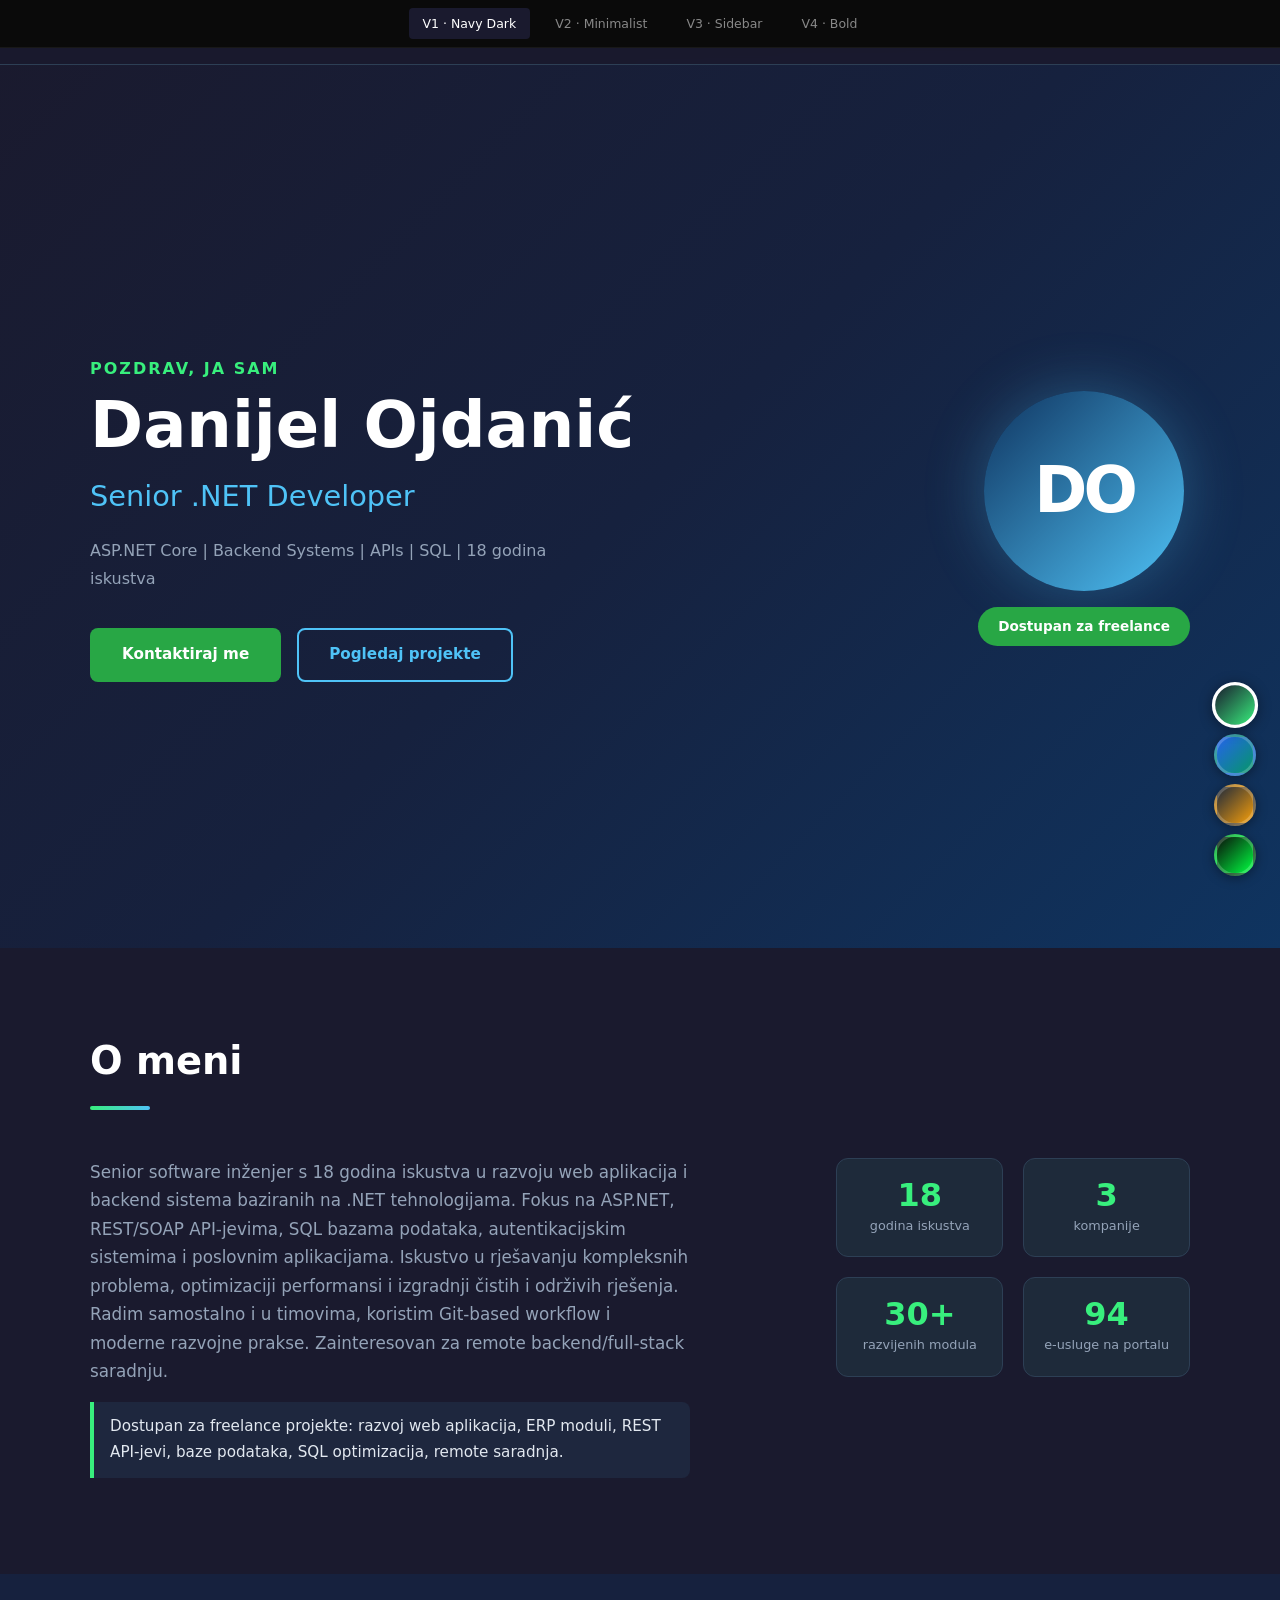
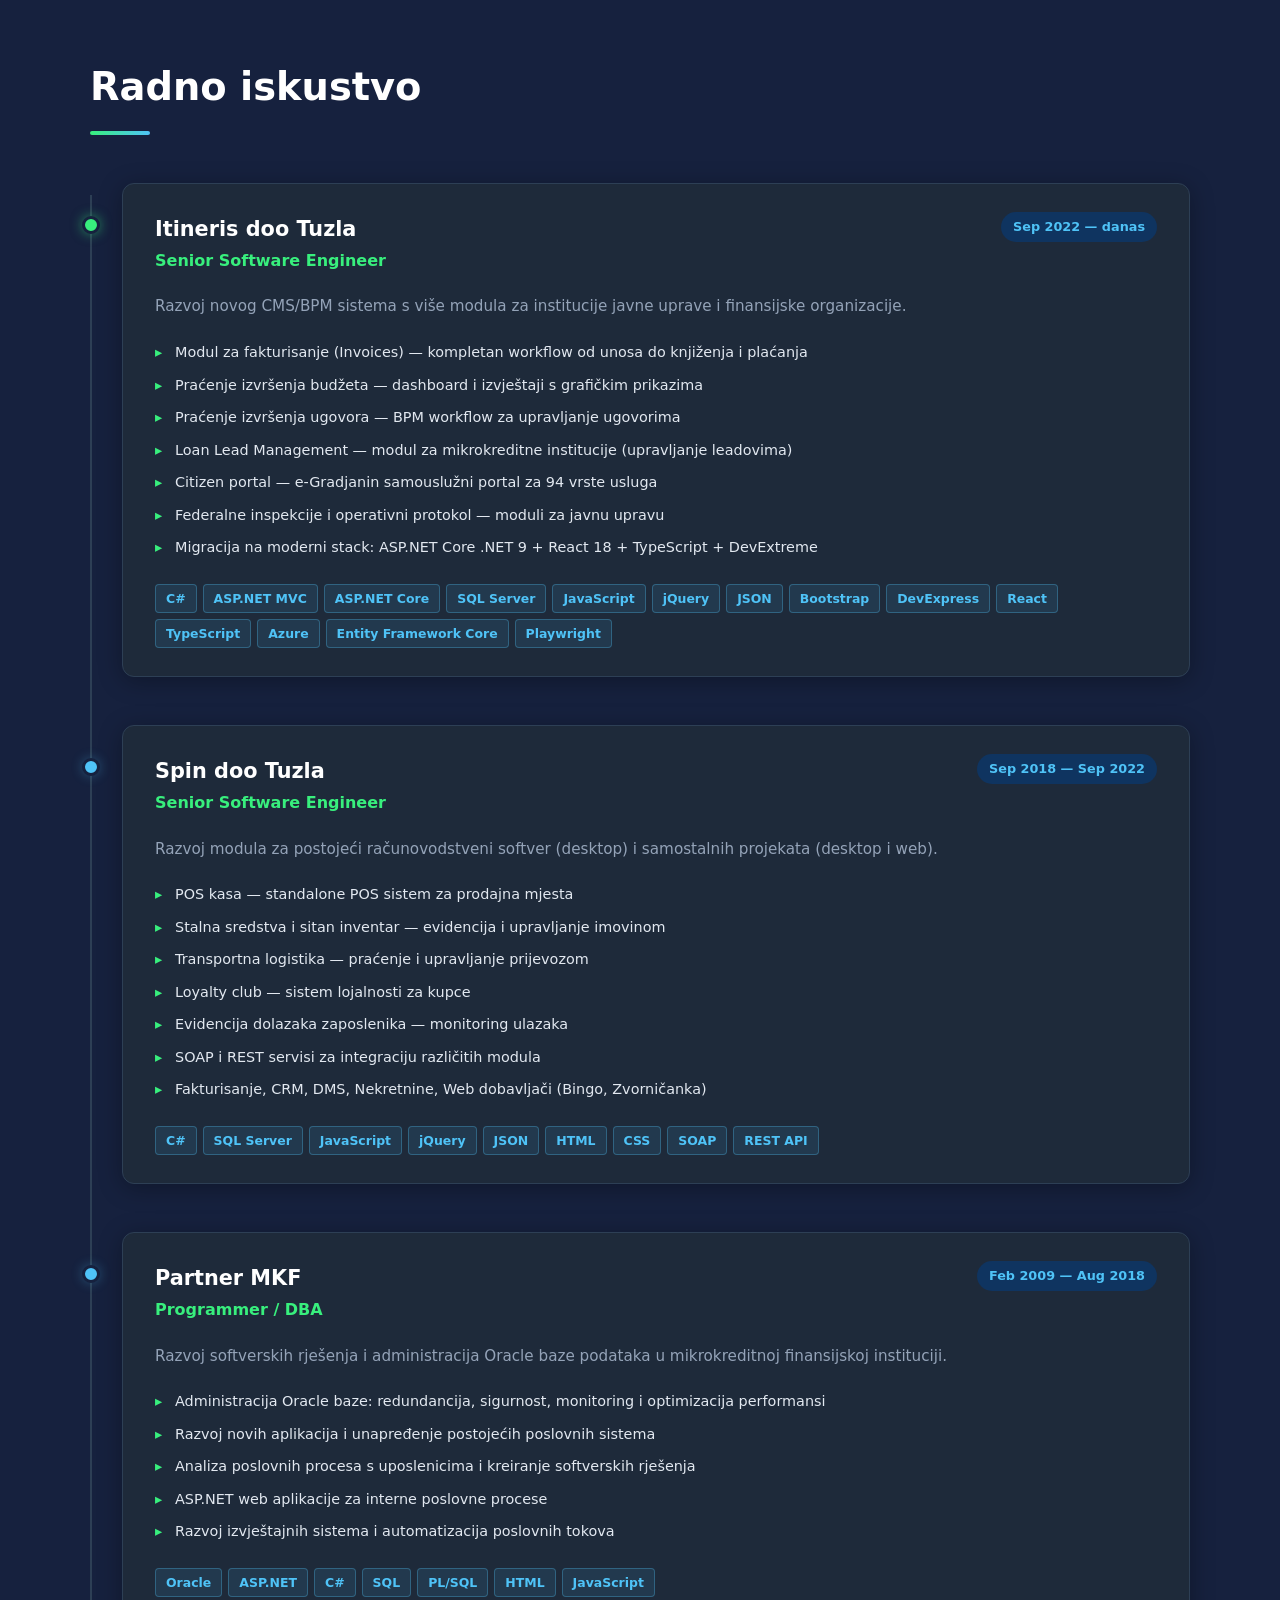
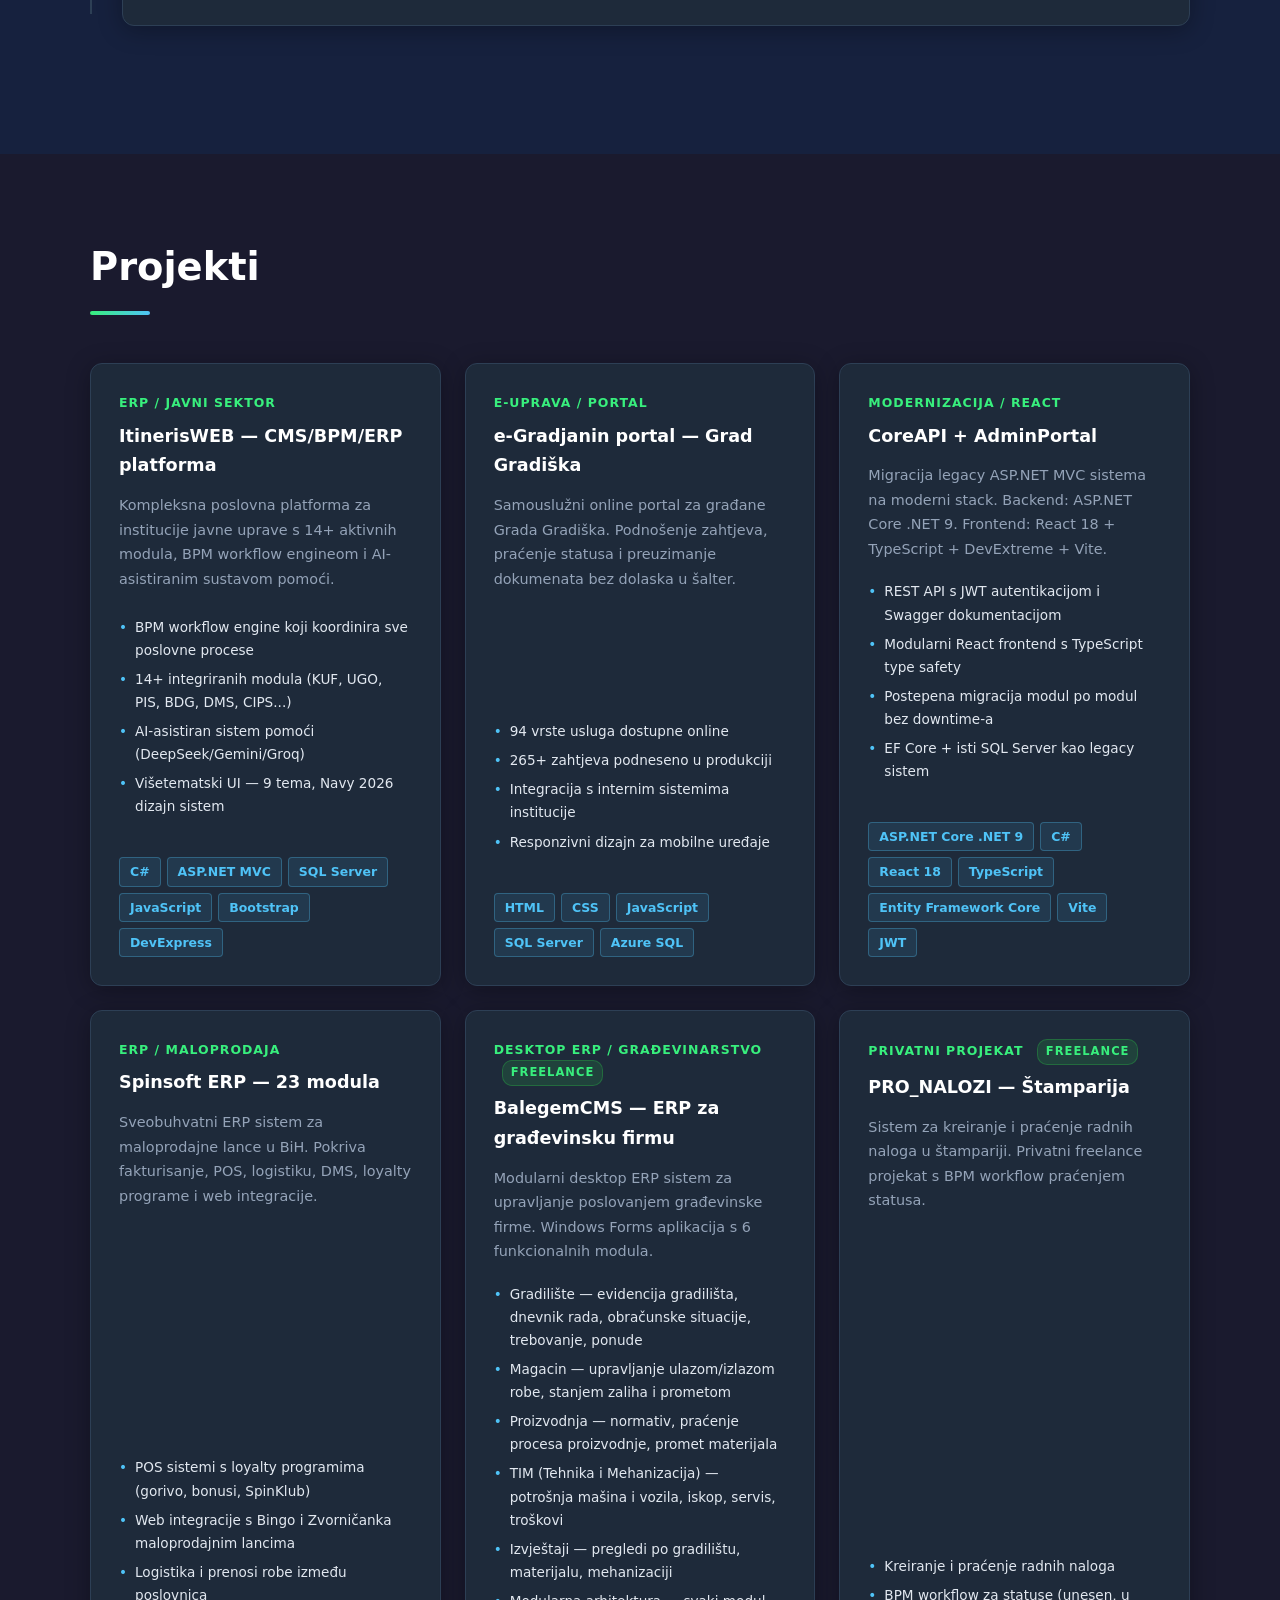
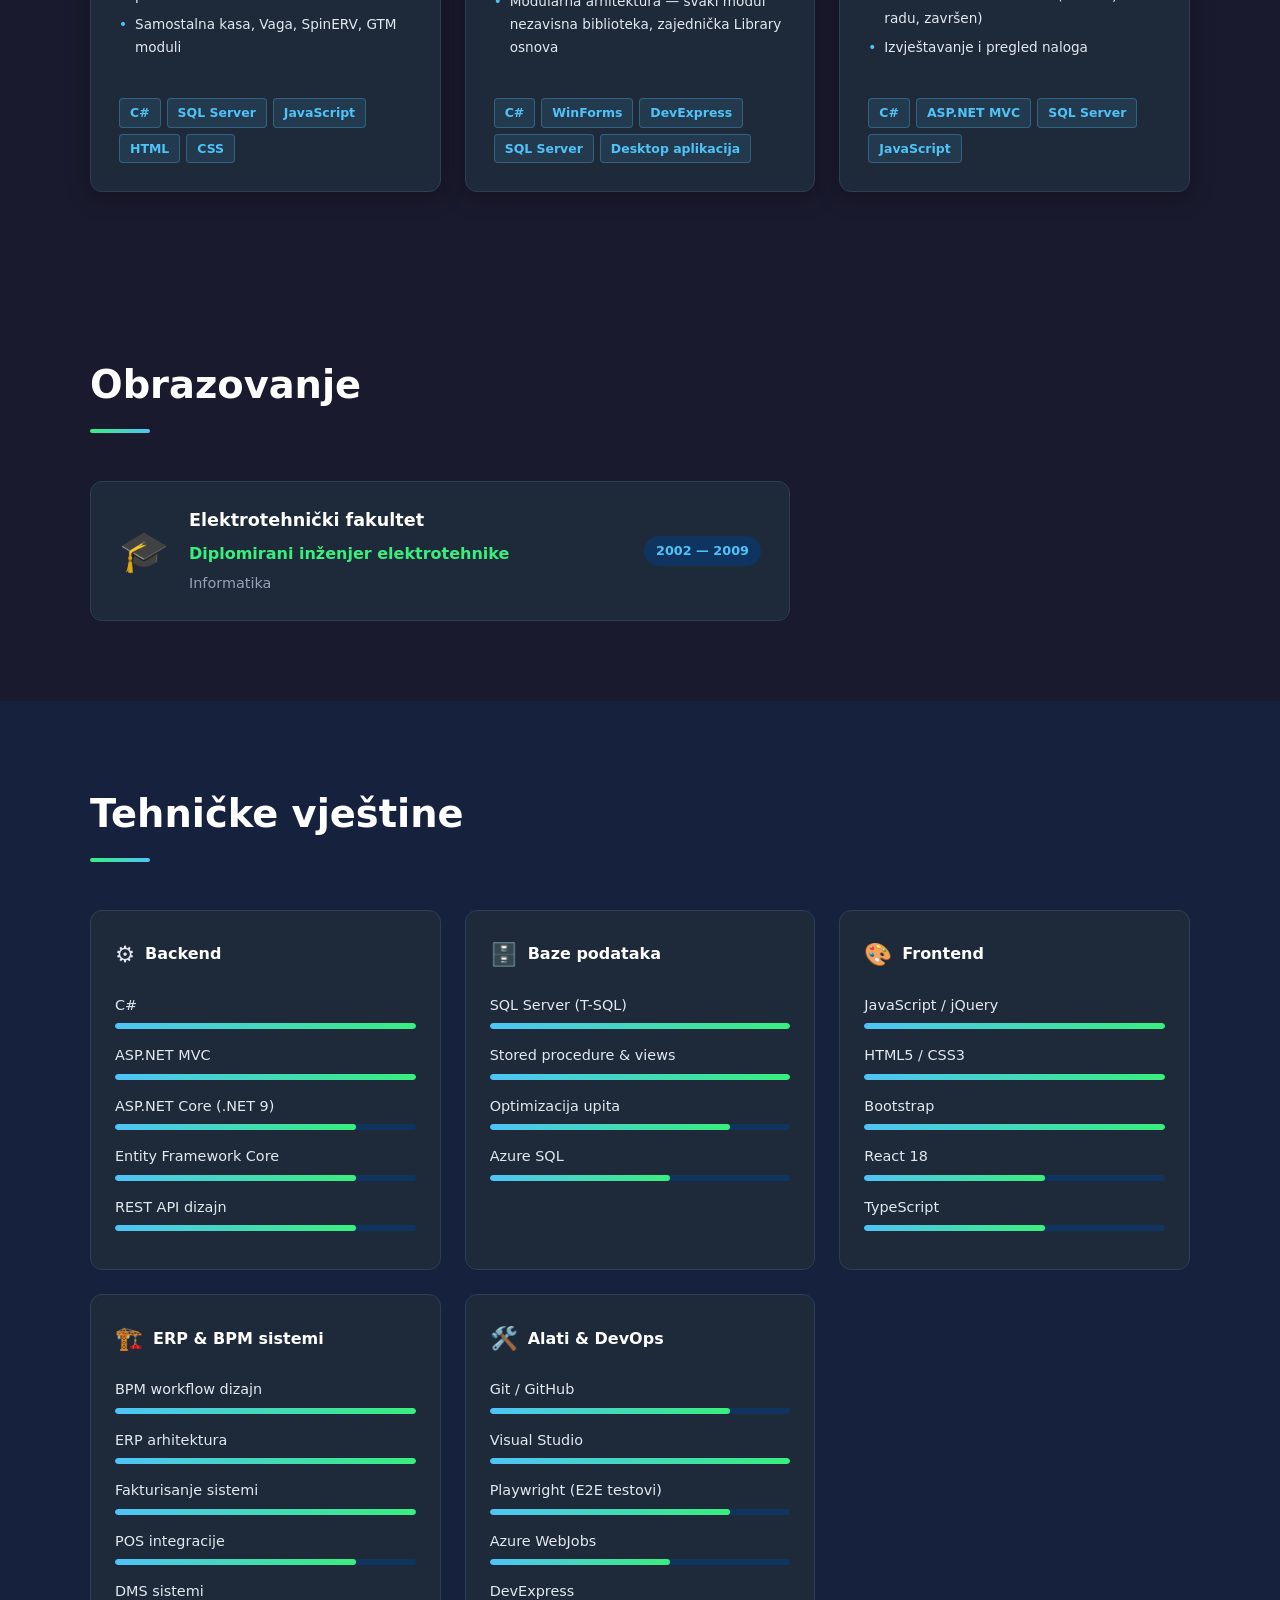
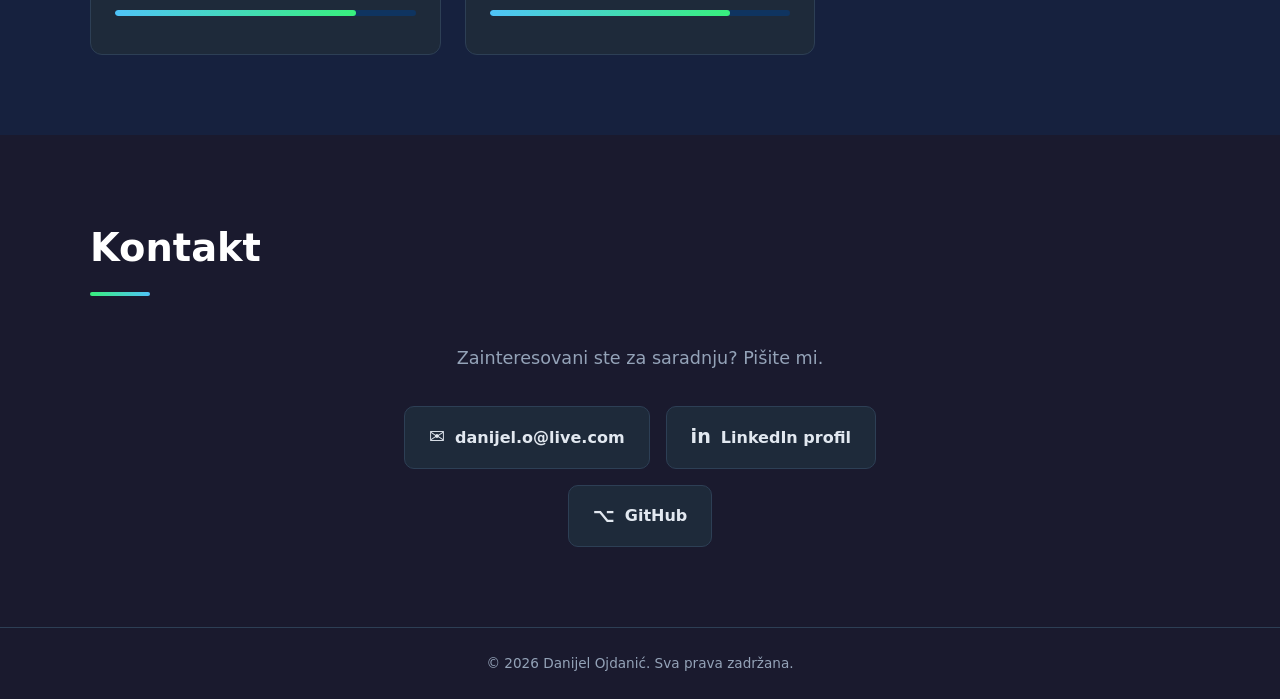
<file: index.html>
<!DOCTYPE html>
<html lang="bs">
<head>
    <meta charset="UTF-8">
    <meta name="viewport" content="width=device-width, initial-scale=1.0">
    <meta name="description" content="Danijel Ojdanić — Senior .NET Developer, ASP.NET Core, Backend Systems, APIs, SQL, 18 godina iskustva">
    <title>Danijel Ojdanić — Senior .NET Developer</title>
    <link rel="stylesheet" href="css/style.css">
</head>
<body>

<!-- VERSION SWITCHER -->
<div style="background:#0a0a0a;padding:8px 0;text-align:center;position:sticky;top:0;z-index:9999;border-bottom:1px solid rgba(255,255,255,0.06)">
  <a href="index.html"    style="color:#fff;font-size:0.78rem;padding:5px 14px;border-radius:4px;background:#1a1a2e;margin:0 3px;text-decoration:none;display:inline-block">V1 · Navy Dark</a>
  <a href="index-v2.html" style="color:#888;font-size:0.78rem;padding:5px 14px;border-radius:4px;margin:0 3px;text-decoration:none;display:inline-block;transition:.2s">V2 · Minimalist</a>
  <a href="index-v3.html" style="color:#888;font-size:0.78rem;padding:5px 14px;border-radius:4px;margin:0 3px;text-decoration:none;display:inline-block;transition:.2s">V3 · Sidebar</a>
  <a href="index-v4.html" style="color:#888;font-size:0.78rem;padding:5px 14px;border-radius:4px;margin:0 3px;text-decoration:none;display:inline-block;transition:.2s">V4 · Bold</a>
</div>

<!-- NAV -->
<nav class="navbar">
    <div class="nav-inner">
        <span class="nav-logo">DO<span class="dot">.</span></span>
        <ul class="nav-links">
            <li><a href="#about">O meni</a></li>
            <li><a href="#experience">Iskustvo</a></li>
            <li><a href="#projects">Projekti</a></li>
            <li><a href="#education">Obrazovanje</a></li>
            <li><a href="#skills">Vještine</a></li>
            <li><a href="#contact" class="btn-nav">Kontakt</a></li>
        </ul>
    </div>
</nav>

<!-- HERO -->
<section class="hero" id="hero">
    <div class="hero-inner">
        <div class="hero-text">
            <p class="hero-greeting">Pozdrav, ja sam</p>
            <h1 class="hero-name" id="hero-name">Danijel Ojdanić</h1>
            <h2 class="hero-title" id="hero-title">Senior Software Developer</h2>
            <p class="hero-sub" id="hero-sub">Full-stack .NET developer | ERP &amp; BPM sistemi | 10+ godina iskustva</p>
            <div class="hero-actions">
                <a href="#contact" class="btn-primary">Kontaktiraj me</a>
                <a href="#projects" class="btn-outline">Pogledaj projekte</a>
            </div>
        </div>
        <div class="hero-badge">
            <div class="badge-ring">
                <span class="badge-initials">DO</span>
            </div>
            <div class="badge-available" id="badge-available">Dostupan za freelance</div>
        </div>
    </div>
</section>

<!-- O MENI -->
<section class="section" id="about">
    <div class="container">
        <h2 class="section-title">O meni</h2>
        <div class="about-grid">
            <div class="about-text">
                <p id="about-summary"></p>
                <p id="about-freelance" class="freelance-note"></p>
            </div>
            <div class="about-stats">
                <div class="stat">
                    <span class="stat-num">18</span>
                    <span class="stat-label">godina iskustva</span>
                </div>
                <div class="stat">
                    <span class="stat-num">3</span>
                    <span class="stat-label">kompanije</span>
                </div>
                <div class="stat">
                    <span class="stat-num">30+</span>
                    <span class="stat-label">razvijenih modula</span>
                </div>
                <div class="stat">
                    <span class="stat-num">94</span>
                    <span class="stat-label">e-usluge na portalu</span>
                </div>
            </div>
        </div>
    </div>
</section>

<!-- ISKUSTVO -->
<section class="section section-dark" id="experience">
    <div class="container">
        <h2 class="section-title">Radno iskustvo</h2>
        <div class="timeline" id="experience-list"></div>
    </div>
</section>

<!-- PROJEKTI -->
<section class="section" id="projects">
    <div class="container">
        <h2 class="section-title">Projekti</h2>
        <div class="projects-grid" id="projects-grid"></div>
    </div>
</section>

<!-- OBRAZOVANJE -->
<section class="section" id="education">
    <div class="container">
        <h2 class="section-title">Obrazovanje</h2>
        <div id="education-list"></div>
    </div>
</section>

<!-- VJEŠTINE -->
<section class="section section-dark" id="skills">
    <div class="container">
        <h2 class="section-title">Tehničke vještine</h2>
        <div class="skills-grid" id="skills-grid"></div>
    </div>
</section>

<!-- KONTAKT -->
<section class="section" id="contact">
    <div class="container">
        <h2 class="section-title">Kontakt</h2>
        <div class="contact-box">
            <p class="contact-intro">Zainteresovani ste za saradnju? Pišite mi.</p>
            <div class="contact-links" id="contact-links"></div>
        </div>
    </div>
</section>

<!-- FOOTER -->
<footer class="footer">
    <p>&copy; <span id="footer-year"></span> Danijel Ojdanić. Sva prava zadržana.</p>
</footer>

<!-- THEME SWITCHER -->
<div class="theme-switcher" title="Promijeni temu">
    <button class="theme-btn active" data-theme="navy"     title="Navy Dark"></button>
    <button class="theme-btn"        data-theme="light"    title="Clean Light"></button>
    <button class="theme-btn"        data-theme="slate"    title="Slate Amber"></button>
    <button class="theme-btn"        data-theme="terminal" title="Terminal Green"></button>
</div>

<script src="js/main.js"></script>
</body>
</html>
</file>
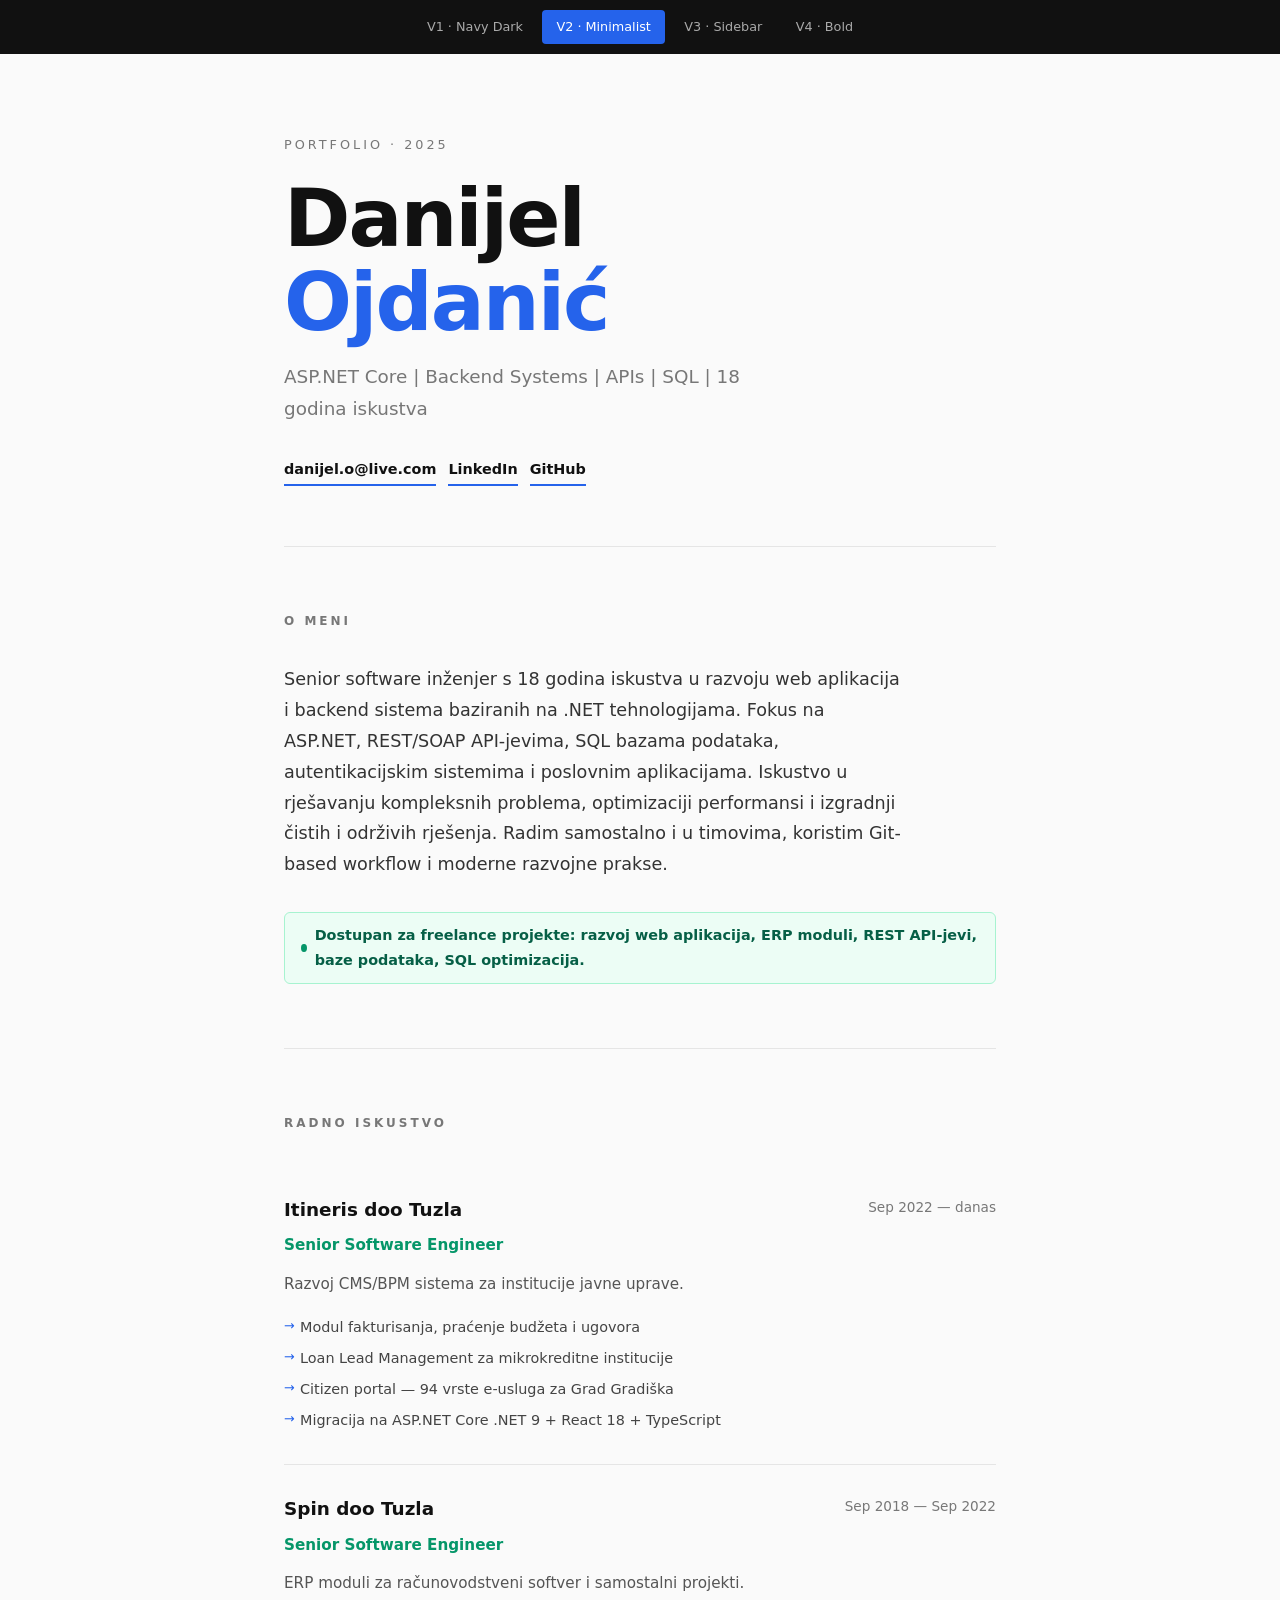
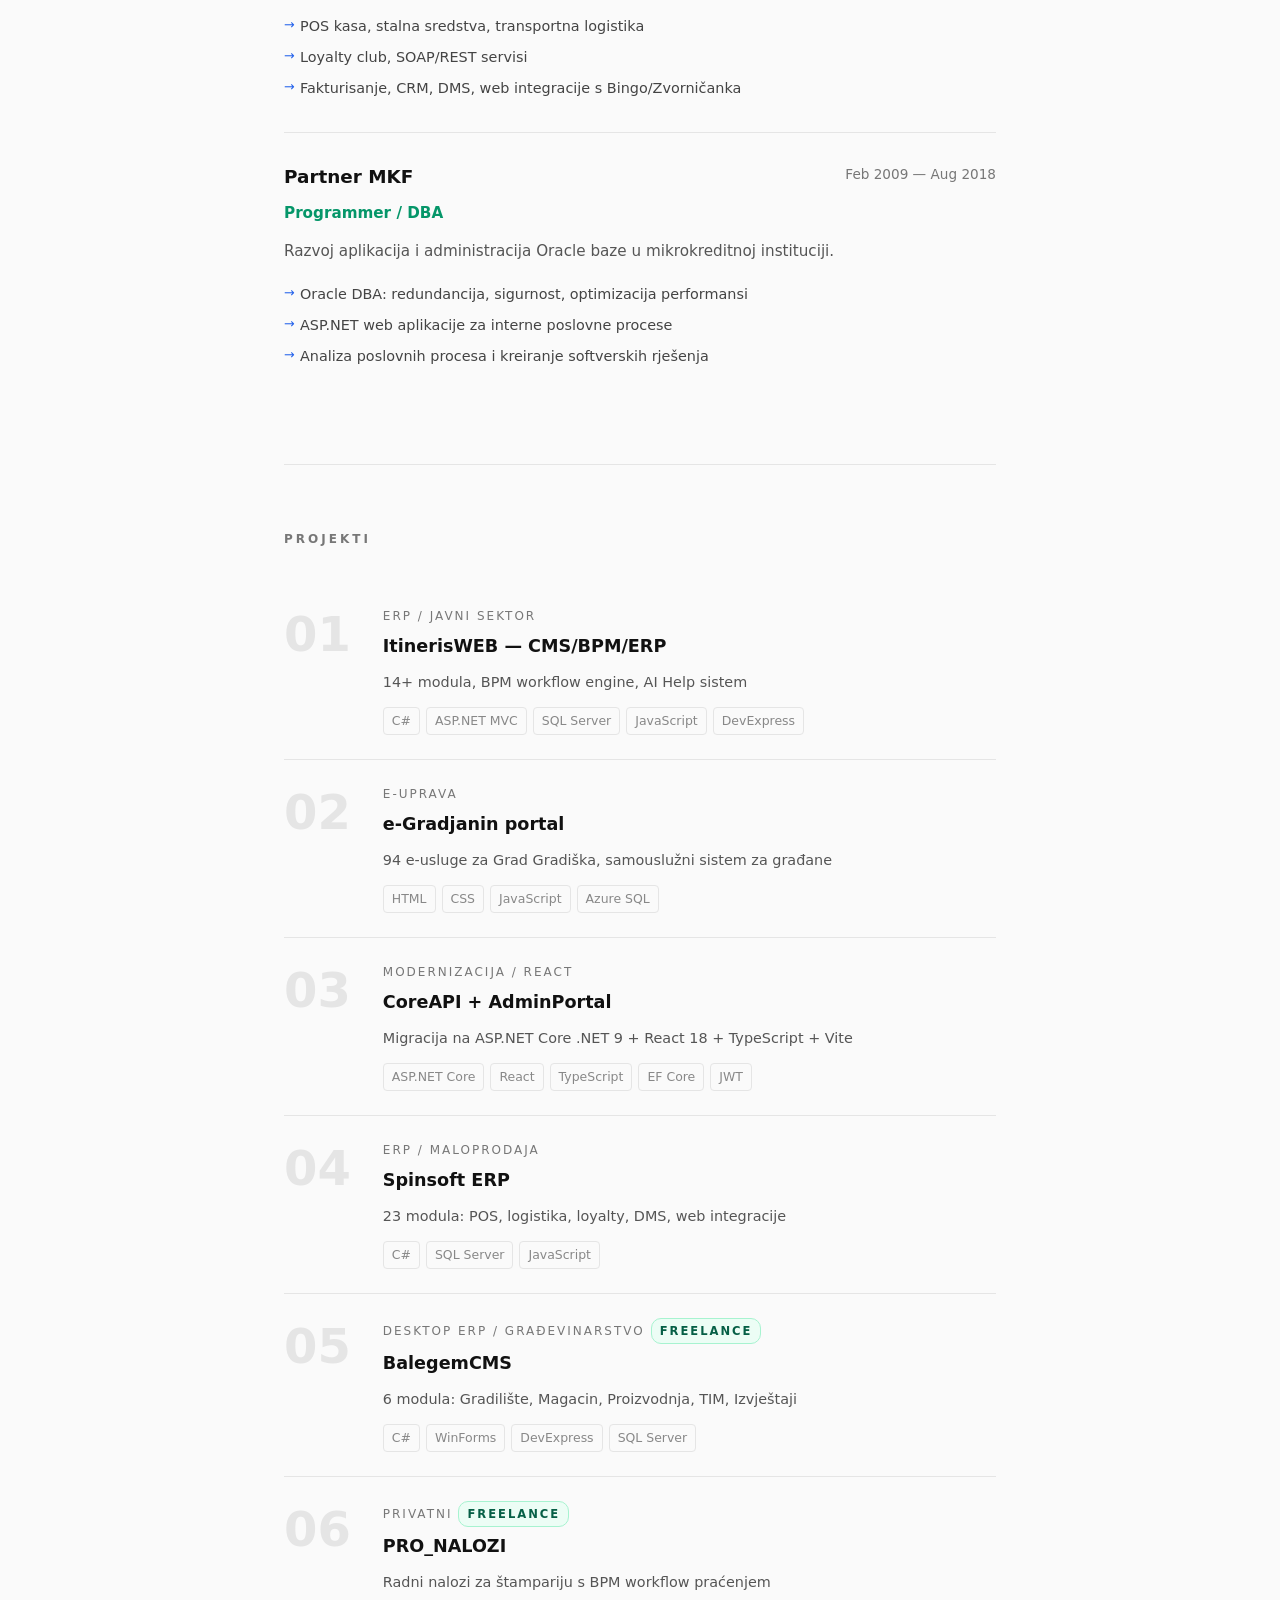
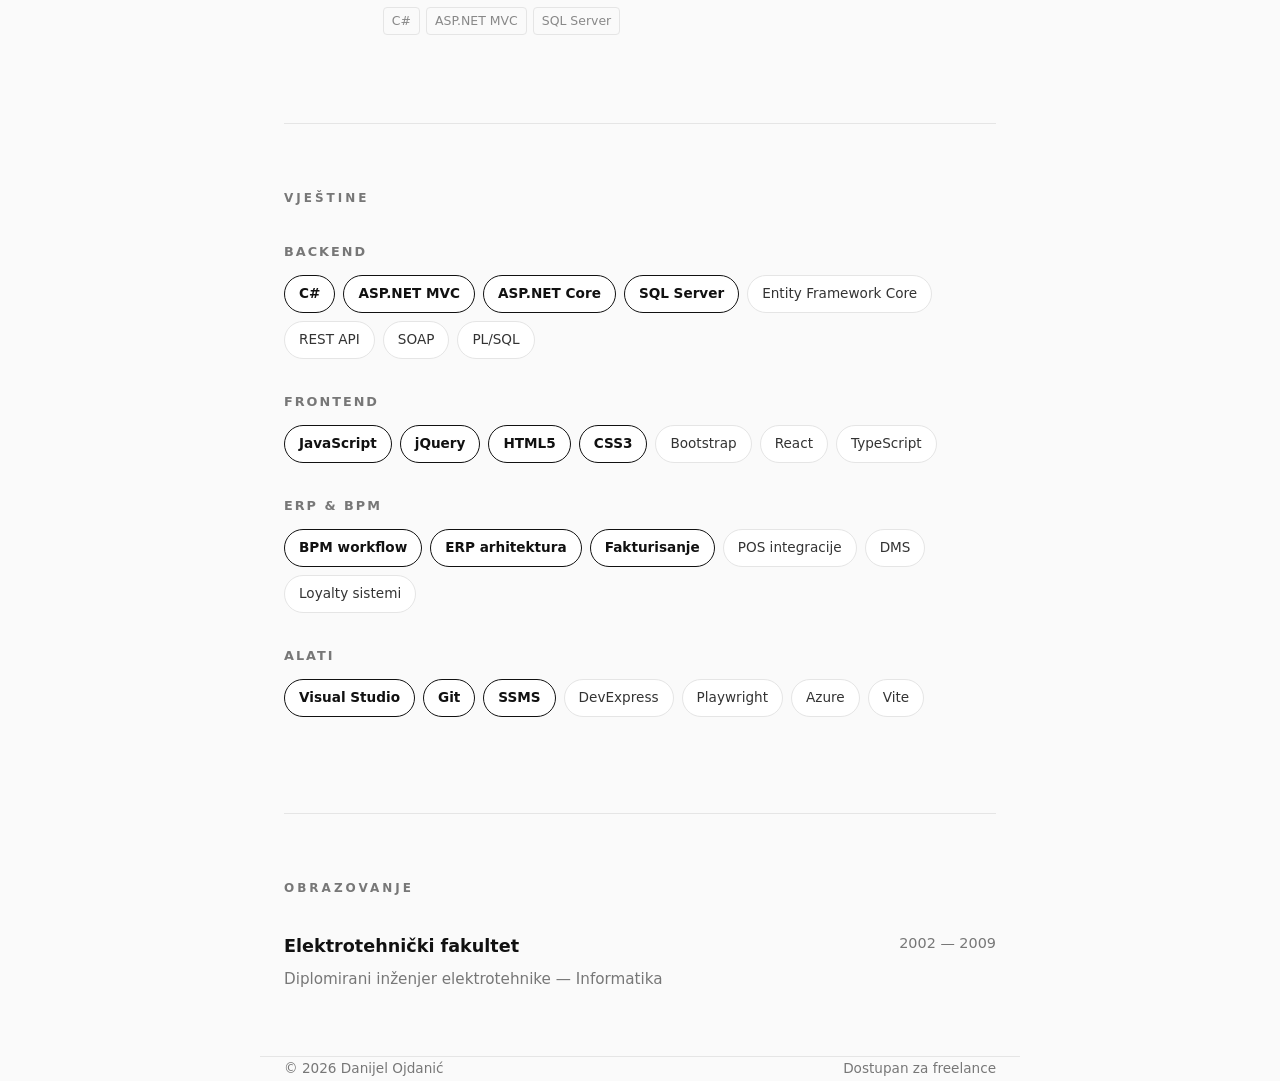
<file: index-v2.html>
<!DOCTYPE html>
<html lang="bs">
<head>
<meta charset="UTF-8">
<meta name="viewport" content="width=device-width, initial-scale=1.0">
<title>Danijel Ojdanić — Minimalist</title>
<style>
*,*::before,*::after{box-sizing:border-box;margin:0;padding:0}
:root{
  --bg:#fafafa;--text:#111;--muted:#777;--accent:#2563eb;--accent2:#059669;
  --line:#e5e5e5;--font:'Segoe UI',system-ui,sans-serif;
}
html{scroll-behavior:smooth}
body{font-family:var(--font);background:var(--bg);color:var(--text);line-height:1.75;font-size:17px}
a{color:var(--accent);text-decoration:none}
a:hover{text-decoration:underline}

/* VERSION SWITCHER */
.version-bar{background:#111;padding:10px 0;text-align:center;position:sticky;top:0;z-index:100}
.version-bar a{color:#aaa;font-size:0.8rem;padding:6px 14px;border-radius:4px;transition:.2s;display:inline-block}
.version-bar a:hover{color:#fff;text-decoration:none}
.version-bar a.active{background:#2563eb;color:#fff}

/* HERO */
.hero{max-width:760px;margin:0 auto;padding:80px 24px 60px}
.hero-tag{font-size:0.8rem;color:var(--muted);letter-spacing:3px;text-transform:uppercase;margin-bottom:20px}
h1{font-size:clamp(2.8rem,7vw,5rem);font-weight:800;line-height:1.05;color:#111;margin-bottom:16px;letter-spacing:-2px}
h1 span{color:var(--accent)}
.hero-role{font-size:1.15rem;color:var(--muted);margin-bottom:32px;max-width:500px}
.hero-links{display:flex;gap:12px;flex-wrap:wrap}
.hero-link{font-size:0.9rem;font-weight:600;color:var(--text);border-bottom:2px solid var(--accent);padding-bottom:2px;transition:.2s}
.hero-link:hover{color:var(--accent);text-decoration:none}

/* SECTIONS */
.wrap{max-width:760px;margin:0 auto;padding:0 24px}
section{border-top:1px solid var(--line);padding:64px 0}
.s-label{font-size:0.75rem;letter-spacing:3px;text-transform:uppercase;color:var(--muted);margin-bottom:32px;font-weight:700}
h2{font-size:2rem;font-weight:800;letter-spacing:-1px;margin-bottom:40px;color:#111}

/* ABOUT */
.about-text{font-size:1.1rem;color:#333;max-width:620px;margin-bottom:16px}
.available-note{display:inline-flex;align-items:center;gap:8px;background:#ecfdf5;border:1px solid #a7f3d0;color:#065f46;padding:10px 16px;border-radius:6px;font-size:0.9rem;font-weight:600;margin-top:16px}
.available-dot{width:8px;height:8px;border-radius:50%;background:#059669;animation:blink 2s infinite}
@keyframes blink{0%,100%{opacity:1}50%{opacity:.3}}

/* EXPERIENCE */
.exp-item{padding:28px 0;border-bottom:1px solid var(--line)}
.exp-item:last-child{border-bottom:none}
.exp-top{display:flex;justify-content:space-between;align-items:flex-start;gap:16px;margin-bottom:6px;flex-wrap:wrap}
.exp-company{font-size:1.15rem;font-weight:800;color:#111}
.exp-period{font-size:0.85rem;color:var(--muted);white-space:nowrap;padding-top:2px}
.exp-role{color:var(--accent2);font-weight:600;font-size:0.95rem;margin-bottom:12px}
.exp-desc{color:#555;font-size:0.95rem;margin-bottom:14px}
.exp-list{list-style:none}
.exp-list li{font-size:0.9rem;color:#444;padding:3px 0 3px 16px;position:relative}
.exp-list li::before{content:'→';position:absolute;left:0;color:var(--accent);font-size:0.8rem}

/* PROJECTS */
.proj-item{padding:24px 0;border-bottom:1px solid var(--line);display:flex;gap:32px;align-items:flex-start}
.proj-item:last-child{border-bottom:none}
.proj-num{font-size:3rem;font-weight:900;color:var(--line);line-height:1;min-width:60px;padding-top:4px}
.proj-body{flex:1}
.proj-cat{font-size:0.75rem;text-transform:uppercase;letter-spacing:2px;color:var(--muted);margin-bottom:4px}
.proj-title{font-size:1.1rem;font-weight:800;color:#111;margin-bottom:8px}
.proj-desc{font-size:0.9rem;color:#555;margin-bottom:12px}
.proj-badge{display:inline-block;font-size:0.72rem;background:#ecfdf5;border:1px solid #a7f3d0;color:#065f46;padding:2px 8px;border-radius:10px;font-weight:700;margin-left:6px}

/* SKILLS */
.skill-group{margin-bottom:32px}
.skill-group-name{font-size:0.8rem;text-transform:uppercase;letter-spacing:2px;color:var(--muted);font-weight:700;margin-bottom:12px}
.skill-pills{display:flex;flex-wrap:wrap;gap:8px}
.pill{background:#fff;border:1.5px solid var(--line);color:#333;padding:6px 14px;border-radius:100px;font-size:0.85rem;font-weight:500;transition:.2s}
.pill:hover{border-color:var(--accent);color:var(--accent)}
.pill.strong{border-color:#111;color:#111;font-weight:700}

/* EDUCATION */
.edu-row{display:flex;justify-content:space-between;align-items:flex-start;gap:16px;flex-wrap:wrap}
.edu-school{font-size:1.1rem;font-weight:800;color:#111}
.edu-deg{color:var(--muted);font-size:0.95rem;margin-top:4px}

/* FOOTER */
footer{border-top:1px solid var(--line);padding:32px 24px;max-width:760px;margin:0 auto;display:flex;justify-content:space-between;flex-wrap:wrap;gap:12px}
footer p{color:var(--muted);font-size:0.85rem}
</style>
</head>
<body>

<div class="version-bar">
  <a href="index.html">V1 · Navy Dark</a>
  <a href="index-v2.html" class="active">V2 · Minimalist</a>
  <a href="index-v3.html">V3 · Sidebar</a>
  <a href="index-v4.html">V4 · Bold</a>
</div>

<div class="wrap">

<div class="hero" style="padding-left:0;padding-right:0">
  <p class="hero-tag">Portfolio · 2025</p>
  <h1 id="h-name">Danijel<br><span>Ojdanić</span></h1>
  <p class="hero-role" id="h-role"></p>
  <div class="hero-links" id="h-links"></div>
</div>

<section id="about">
  <p class="s-label">O meni</p>
  <p class="about-text" id="about-text"></p>
  <div class="available-note"><span class="available-dot"></span><span id="avail-note"></span></div>
</section>

<section id="experience">
  <p class="s-label">Radno iskustvo</p>
  <div id="exp-list"></div>
</section>

<section id="projects">
  <p class="s-label">Projekti</p>
  <div id="proj-list"></div>
</section>

<section id="skills">
  <p class="s-label">Vještine</p>
  <div id="skill-groups"></div>
</section>

<section id="education">
  <p class="s-label">Obrazovanje</p>
  <div id="edu-block"></div>
</section>

</div>

<footer class="wrap">
  <p id="footer-copy"></p>
  <p>Dostupan za freelance</p>
</footer>

<script>
const PROFILE={name:"Danijel Ojdanić",title:"Senior .NET Developer",subtitle:"ASP.NET Core | Backend Systems | APIs | SQL | 18 godina iskustva",email:"danijel.o@live.com",linkedin:"https://www.linkedin.com/in/danijel-ojdani%C4%87-77306786/",github:"https://github.com/ojdana",summary:"Senior software inženjer s 18 godina iskustva u razvoju web aplikacija i backend sistema baziranih na .NET tehnologijama. Fokus na ASP.NET, REST/SOAP API-jevima, SQL bazama podataka, autentikacijskim sistemima i poslovnim aplikacijama. Iskustvo u rješavanju kompleksnih problema, optimizaciji performansi i izgradnji čistih i održivih rješenja. Radim samostalno i u timovima, koristim Git-based workflow i moderne razvojne prakse.",availableForFreelance:true,freelanceNote:"Dostupan za freelance projekte: razvoj web aplikacija, ERP moduli, REST API-jevi, baze podataka, SQL optimizacija."};
const EXPERIENCE=[{company:"Itineris doo Tuzla",role:"Senior Software Engineer",period:"Sep 2022 — danas",current:true,description:"Razvoj CMS/BPM sistema za institucije javne uprave.",highlights:["Modul fakturisanja, praćenje budžeta i ugovora","Loan Lead Management za mikrokreditne institucije","Citizen portal — 94 vrste e-usluga za Grad Gradiška","Migracija na ASP.NET Core .NET 9 + React 18 + TypeScript"],tech:["C#","ASP.NET MVC","ASP.NET Core","SQL Server","JavaScript","React","TypeScript","DevExpress"]},{company:"Spin doo Tuzla",role:"Senior Software Engineer",period:"Sep 2018 — Sep 2022",current:false,description:"ERP moduli za računovodstveni softver i samostalni projekti.",highlights:["POS kasa, stalna sredstva, transportna logistika","Loyalty club, SOAP/REST servisi","Fakturisanje, CRM, DMS, web integracije s Bingo/Zvorničanka"],tech:["C#","SQL Server","JavaScript","HTML","CSS","SOAP","REST API"]},{company:"Partner MKF",role:"Programmer / DBA",period:"Feb 2009 — Aug 2018",current:false,description:"Razvoj aplikacija i administracija Oracle baze u mikrokreditnoj instituciji.",highlights:["Oracle DBA: redundancija, sigurnost, optimizacija performansi","ASP.NET web aplikacije za interne poslovne procese","Analiza poslovnih procesa i kreiranje softverskih rješenja"],tech:["Oracle","PL/SQL","ASP.NET","C#","JavaScript"]}];
const PROJECTS=[{title:"ItinerisWEB — CMS/BPM/ERP",category:"ERP / Javni sektor",type:"commercial",desc:"14+ modula, BPM workflow engine, AI Help sistem",tech:["C#","ASP.NET MVC","SQL Server","JavaScript","DevExpress"]},{title:"e-Gradjanin portal",category:"E-uprava",type:"commercial",desc:"94 e-usluge za Grad Gradiška, samouslužni sistem za građane",tech:["HTML","CSS","JavaScript","Azure SQL"]},{title:"CoreAPI + AdminPortal",category:"Modernizacija / React",type:"commercial",desc:"Migracija na ASP.NET Core .NET 9 + React 18 + TypeScript + Vite",tech:["ASP.NET Core","React","TypeScript","EF Core","JWT"]},{title:"Spinsoft ERP",category:"ERP / Maloprodaja",type:"commercial",desc:"23 modula: POS, logistika, loyalty, DMS, web integracije",tech:["C#","SQL Server","JavaScript"]},{title:"BalegemCMS",category:"Desktop ERP / Građevinarstvo",type:"freelance",desc:"6 modula: Gradilište, Magacin, Proizvodnja, TIM, Izvještaji",tech:["C#","WinForms","DevExpress","SQL Server"]},{title:"PRO_NALOZI",category:"Privatni",type:"freelance",desc:"Radni nalozi za štampariju s BPM workflow praćenjem",tech:["C#","ASP.NET MVC","SQL Server"]}];
const SKILLS=[{cat:"Backend",strong:["C#","ASP.NET MVC","ASP.NET Core","SQL Server"],normal:["Entity Framework Core","REST API","SOAP","PL/SQL"]},{cat:"Frontend",strong:["JavaScript","jQuery","HTML5","CSS3"],normal:["Bootstrap","React","TypeScript"]},{cat:"ERP & BPM",strong:["BPM workflow","ERP arhitektura","Fakturisanje"],normal:["POS integracije","DMS","Loyalty sistemi"]},{cat:"Alati",strong:["Visual Studio","Git","SSMS"],normal:["DevExpress","Playwright","Azure","Vite"]}];
const EDU=[{school:"Elektrotehnički fakultet",degree:"Diplomirani inženjer elektrotehnike — Informatika",period:"2002 — 2009"}];

document.getElementById('h-role').textContent=PROFILE.subtitle;
document.getElementById('h-links').innerHTML=`<a class="hero-link" href="mailto:${PROFILE.email}">${PROFILE.email}</a><a class="hero-link" href="${PROFILE.linkedin}" target="_blank">LinkedIn</a><a class="hero-link" href="${PROFILE.github}" target="_blank">GitHub</a>`;
document.getElementById('about-text').textContent=PROFILE.summary;
document.getElementById('avail-note').textContent=PROFILE.freelanceNote;
document.getElementById('exp-list').innerHTML=EXPERIENCE.map(e=>`<div class="exp-item"><div class="exp-top"><div><span class="exp-company">${e.company}</span></div><span class="exp-period">${e.period}</span></div><div class="exp-role">${e.role}</div><p class="exp-desc">${e.description}</p><ul class="exp-list">${e.highlights.map(h=>`<li>${h}</li>`).join('')}</ul></div>`).join('');
document.getElementById('proj-list').innerHTML=PROJECTS.map((p,i)=>`<div class="proj-item"><div class="proj-num">${String(i+1).padStart(2,'0')}</div><div class="proj-body"><div class="proj-cat">${p.category}${p.type==='freelance'?'<span class="proj-badge">Freelance</span>':''}</div><div class="proj-title">${p.title}</div><p class="proj-desc">${p.desc}</p><div style="display:flex;flex-wrap:wrap;gap:6px">${p.tech.map(t=>`<span style="font-size:0.78rem;color:#888;border:1px solid #e5e5e5;padding:2px 8px;border-radius:4px">${t}</span>`).join('')}</div></div></div>`).join('');
document.getElementById('skill-groups').innerHTML=SKILLS.map(s=>`<div class="skill-group"><div class="skill-group-name">${s.cat}</div><div class="skill-pills">${s.strong.map(t=>`<span class="pill strong">${t}</span>`).join('')}${s.normal.map(t=>`<span class="pill">${t}</span>`).join('')}</div></div>`).join('');
document.getElementById('edu-block').innerHTML=EDU.map(e=>`<div class="edu-row"><div><div class="edu-school">${e.school}</div><div class="edu-deg">${e.degree}</div></div><span style="color:#777;font-size:0.9rem">${e.period}</span></div>`).join('');
document.getElementById('footer-copy').textContent=`© ${new Date().getFullYear()} Danijel Ojdanić`;
</script>
</body>
</html>
</file>
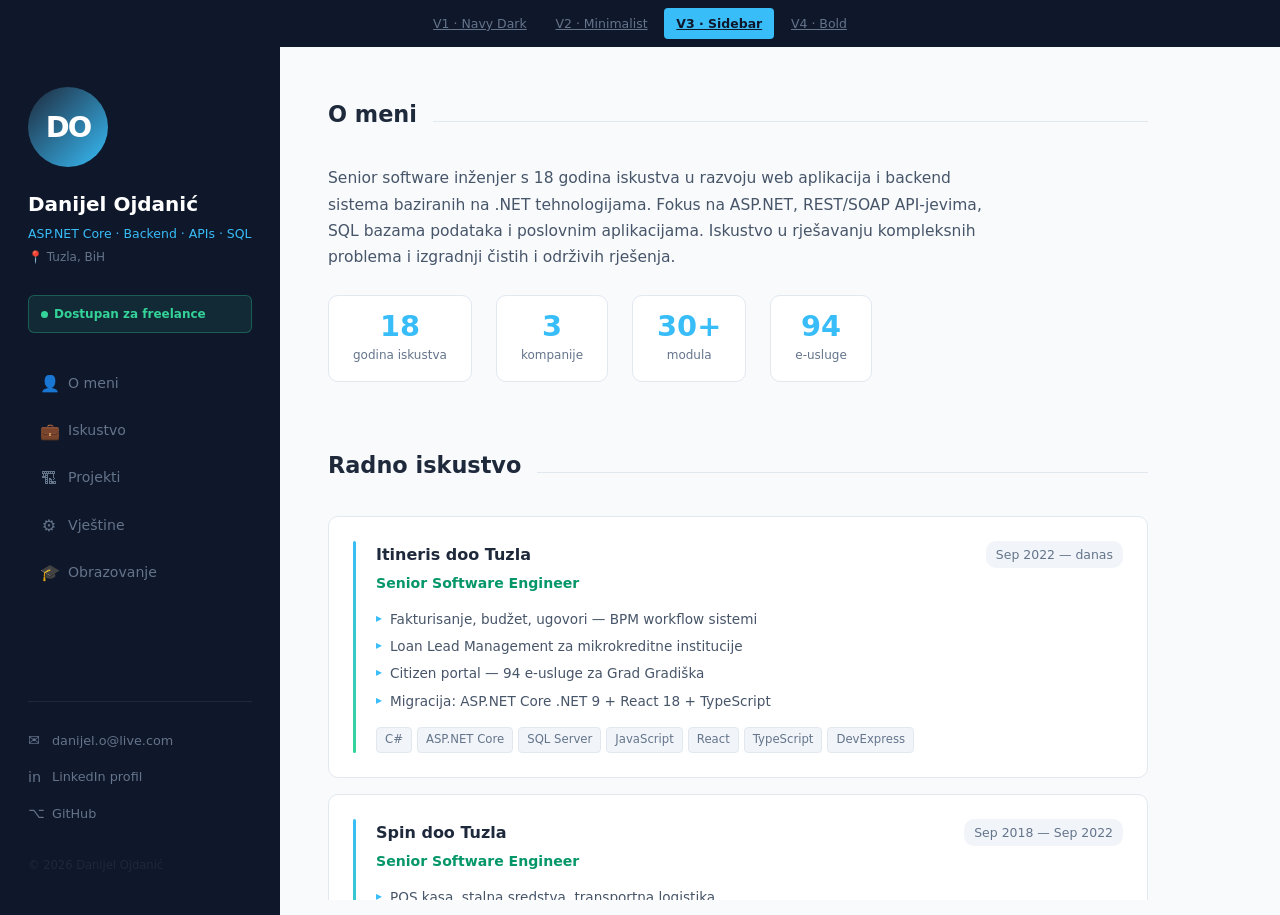
<file: index-v3.html>
<!DOCTYPE html>
<html lang="bs">
<head>
<meta charset="UTF-8">
<meta name="viewport" content="width=device-width, initial-scale=1.0">
<title>Danijel Ojdanić — Sidebar</title>
<style>
*,*::before,*::after{box-sizing:border-box;margin:0;padding:0}
:root{
  --sb:#0f172a;--sb2:#1e293b;--sb-text:#e2e8f0;--sb-muted:#64748b;
  --acc:#38bdf8;--acc2:#34d399;
  --bg:#f8fafc;--text:#1e293b;--muted:#64748b;--card:#fff;--border:#e2e8f0;
  --font:'Segoe UI',system-ui,sans-serif;--radius:10px;
}
html,body{height:100%}
body{font-family:var(--font);background:var(--bg);color:var(--text);font-size:15px;line-height:1.7;display:flex;flex-direction:column}

/* VERSION BAR */
.version-bar{background:#0f172a;padding:8px 0;text-align:center;flex-shrink:0}
.version-bar a{color:#64748b;font-size:0.78rem;padding:5px 12px;border-radius:4px;transition:.2s;display:inline-block}
.version-bar a:hover{color:#fff;text-decoration:none}
.version-bar a.active{background:#38bdf8;color:#0f172a;font-weight:700}

/* LAYOUT */
.layout{display:flex;flex:1;min-height:0}

/* SIDEBAR */
.sidebar{width:280px;min-width:280px;background:var(--sb);display:flex;flex-direction:column;position:sticky;top:32px;height:calc(100vh - 32px);overflow-y:auto;padding:40px 28px}
.sb-avatar{width:80px;height:80px;border-radius:50%;background:linear-gradient(135deg,var(--sb2),var(--acc));display:flex;align-items:center;justify-content:center;font-size:1.8rem;font-weight:900;color:#fff;margin-bottom:20px;letter-spacing:-2px;flex-shrink:0}
.sb-name{font-size:1.25rem;font-weight:800;color:#fff;margin-bottom:4px}
.sb-title{font-size:0.78rem;color:var(--acc);margin-bottom:4px;line-height:1.4}
.sb-loc{font-size:0.75rem;color:var(--sb-muted);margin-bottom:28px}
.sb-avail{display:flex;align-items:center;gap:6px;background:rgba(52,211,153,0.1);border:1px solid rgba(52,211,153,0.3);padding:8px 12px;border-radius:6px;margin-bottom:28px}
.sb-dot{width:7px;height:7px;border-radius:50%;background:var(--acc2);animation:pulse 2s infinite;flex-shrink:0}
@keyframes pulse{0%,100%{opacity:1}50%{opacity:.3}}
.sb-avail-text{font-size:0.75rem;color:var(--acc2);font-weight:600}
.sb-nav{margin-bottom:auto}
.sb-nav a{display:flex;align-items:center;gap:10px;color:var(--sb-muted);padding:9px 12px;border-radius:6px;font-size:0.88rem;font-weight:500;transition:.2s;text-decoration:none;margin-bottom:2px}
.sb-nav a:hover,.sb-nav a.active{background:rgba(255,255,255,0.07);color:#fff}
.sb-nav a .icon{font-size:1rem;width:18px;text-align:center}
.sb-divider{border:none;border-top:1px solid var(--sb2);margin:20px 0}
.sb-contact a{display:flex;align-items:center;gap:8px;color:var(--sb-muted);font-size:0.8rem;padding:6px 0;transition:.2s;text-decoration:none}
.sb-contact a:hover{color:var(--acc)}
.sb-contact .icon{font-size:0.9rem;width:16px}
.sb-year{font-size:0.72rem;color:var(--sb2);margin-top:24px}

/* MAIN CONTENT */
.main{flex:1;overflow-y:auto;padding:48px 48px 48px 48px}
.section{max-width:820px;margin-bottom:64px}
.section-head{display:flex;align-items:baseline;gap:16px;margin-bottom:32px}
.section-title{font-size:1.4rem;font-weight:800;color:var(--text)}
.section-line{flex:1;height:1px;background:var(--border)}

/* ABOUT */
.about-p{color:#475569;font-size:0.97rem;max-width:680px;margin-bottom:12px}
.stats-row{display:flex;gap:24px;flex-wrap:wrap;margin-top:24px}
.stat-box{background:var(--card);border:1px solid var(--border);border-radius:var(--radius);padding:16px 24px;text-align:center}
.stat-n{font-size:1.8rem;font-weight:900;color:var(--acc);display:block;line-height:1}
.stat-l{font-size:0.75rem;color:var(--muted);margin-top:4px}

/* EXPERIENCE */
.exp-card{background:var(--card);border:1px solid var(--border);border-radius:var(--radius);padding:24px;margin-bottom:16px;display:grid;grid-template-columns:3px 1fr;gap:0 20px}
.exp-bar{border-radius:3px;background:linear-gradient(180deg,var(--acc),var(--acc2));align-self:stretch}
.exp-body{}
.exp-top{display:flex;justify-content:space-between;align-items:flex-start;gap:8px;margin-bottom:4px;flex-wrap:wrap}
.exp-co{font-weight:800;font-size:1rem;color:var(--text)}
.exp-per{font-size:0.78rem;background:#f1f5f9;color:var(--muted);padding:3px 10px;border-radius:10px;white-space:nowrap}
.exp-role{color:#059669;font-weight:600;font-size:0.88rem;margin-bottom:10px}
.exp-ul{list-style:none}
.exp-ul li{font-size:0.85rem;color:#475569;padding:2px 0 2px 14px;position:relative}
.exp-ul li::before{content:'▸';position:absolute;left:0;color:var(--acc);font-size:0.75rem}
.exp-tags{display:flex;flex-wrap:wrap;gap:5px;margin-top:12px}
.tag{font-size:0.73rem;background:#f1f5f9;border:1px solid var(--border);color:#64748b;padding:2px 8px;border-radius:4px}

/* PROJECTS - 2 col grid */
.proj-grid{display:grid;grid-template-columns:repeat(auto-fill,minmax(280px,1fr));gap:16px}
.proj-card{background:var(--card);border:1px solid var(--border);border-radius:var(--radius);padding:20px;display:flex;flex-direction:column;transition:.2s}
.proj-card:hover{border-color:var(--acc);box-shadow:0 4px 20px rgba(56,189,248,.1)}
.proj-cat{font-size:0.72rem;text-transform:uppercase;letter-spacing:1.5px;color:var(--muted);margin-bottom:6px}
.proj-name{font-weight:800;color:var(--text);margin-bottom:8px}
.proj-desc{font-size:0.85rem;color:#64748b;flex:1;margin-bottom:12px}
.proj-fl{display:inline-block;font-size:0.7rem;background:#ecfdf5;color:#065f46;border:1px solid #a7f3d0;padding:2px 7px;border-radius:8px;font-weight:700;margin-left:6px}

/* SKILLS - table style */
.skill-table{width:100%;border-collapse:collapse}
.skill-table tr{border-bottom:1px solid var(--border)}
.skill-table td{padding:10px 0;vertical-align:middle}
.skill-table td:first-child{font-size:0.85rem;color:var(--muted);font-weight:600;width:140px;text-transform:uppercase;letter-spacing:1px;font-size:0.75rem}
.skill-pills{display:flex;flex-wrap:wrap;gap:6px}
.spill{font-size:0.8rem;background:#fff;border:1.5px solid var(--border);color:var(--text);padding:4px 12px;border-radius:100px;font-weight:500}
.spill.hi{border-color:#94a3b8;font-weight:700}

/* EDUCATION */
.edu-card{background:var(--card);border:1px solid var(--border);border-radius:var(--radius);padding:20px;display:flex;align-items:center;gap:20px}
.edu-ico{font-size:2rem;background:#f1f5f9;width:56px;height:56px;border-radius:50%;display:flex;align-items:center;justify-content:center;flex-shrink:0}
.edu-school{font-weight:800;color:var(--text)}
.edu-deg{font-size:0.88rem;color:var(--muted);margin-top:4px}
.edu-per{font-size:0.8rem;color:var(--acc);font-weight:600;margin-left:auto;white-space:nowrap}

@media(max-width:768px){
  .layout{flex-direction:column}
  .sidebar{width:100%;height:auto;position:static;flex-direction:row;flex-wrap:wrap;gap:16px;padding:24px}
  .main{padding:24px}
}
</style>
</head>
<body>

<div class="version-bar">
  <a href="index.html">V1 · Navy Dark</a>
  <a href="index-v2.html">V2 · Minimalist</a>
  <a href="index-v3.html" class="active">V3 · Sidebar</a>
  <a href="index-v4.html">V4 · Bold</a>
</div>

<div class="layout">

<!-- SIDEBAR -->
<aside class="sidebar">
  <div class="sb-avatar">DO</div>
  <div class="sb-name" id="sb-name"></div>
  <div class="sb-title" id="sb-title"></div>
  <div class="sb-loc">📍 Tuzla, BiH</div>
  <div class="sb-avail"><span class="sb-dot"></span><span class="sb-avail-text">Dostupan za freelance</span></div>

  <nav class="sb-nav">
    <a href="#about"><span class="icon">👤</span> O meni</a>
    <a href="#experience"><span class="icon">💼</span> Iskustvo</a>
    <a href="#projects"><span class="icon">🏗</span> Projekti</a>
    <a href="#skills"><span class="icon">⚙️</span> Vještine</a>
    <a href="#education"><span class="icon">🎓</span> Obrazovanje</a>
  </nav>

  <hr class="sb-divider">

  <div class="sb-contact" id="sb-contact"></div>
  <div class="sb-year" id="sb-year"></div>
</aside>

<!-- MAIN -->
<main class="main">

  <div class="section" id="about">
    <div class="section-head"><span class="section-title">O meni</span><span class="section-line"></span></div>
    <p class="about-p" id="about-p"></p>
    <div class="stats-row">
      <div class="stat-box"><span class="stat-n">18</span><div class="stat-l">godina iskustva</div></div>
      <div class="stat-box"><span class="stat-n">3</span><div class="stat-l">kompanije</div></div>
      <div class="stat-box"><span class="stat-n">30+</span><div class="stat-l">modula</div></div>
      <div class="stat-box"><span class="stat-n">94</span><div class="stat-l">e-usluge</div></div>
    </div>
  </div>

  <div class="section" id="experience">
    <div class="section-head"><span class="section-title">Radno iskustvo</span><span class="section-line"></span></div>
    <div id="exp-list"></div>
  </div>

  <div class="section" id="projects">
    <div class="section-head"><span class="section-title">Projekti</span><span class="section-line"></span></div>
    <div class="proj-grid" id="proj-grid"></div>
  </div>

  <div class="section" id="skills">
    <div class="section-head"><span class="section-title">Vještine</span><span class="section-line"></span></div>
    <table class="skill-table" id="skill-table"></table>
  </div>

  <div class="section" id="education">
    <div class="section-head"><span class="section-title">Obrazovanje</span><span class="section-line"></span></div>
    <div id="edu-block"></div>
  </div>

</main>
</div>

<script>
const P={name:"Danijel Ojdanić",title:"Senior .NET Developer",subtitle:"ASP.NET Core · Backend · APIs · SQL",email:"danijel.o@live.com",linkedin:"https://www.linkedin.com/in/danijel-ojdani%C4%87-77306786/",github:"https://github.com/ojdana",summary:"Senior software inženjer s 18 godina iskustva u razvoju web aplikacija i backend sistema baziranih na .NET tehnologijama. Fokus na ASP.NET, REST/SOAP API-jevima, SQL bazama podataka i poslovnim aplikacijama. Iskustvo u rješavanju kompleksnih problema i izgradnji čistih i održivih rješenja."};
const EXP=[{co:"Itineris doo Tuzla",role:"Senior Software Engineer",period:"Sep 2022 — danas",hi:["Fakturisanje, budžet, ugovori — BPM workflow sistemi","Loan Lead Management za mikrokreditne institucije","Citizen portal — 94 e-usluge za Grad Gradiška","Migracija: ASP.NET Core .NET 9 + React 18 + TypeScript"],tech:["C#","ASP.NET Core","SQL Server","JavaScript","React","TypeScript","DevExpress"]},{co:"Spin doo Tuzla",role:"Senior Software Engineer",period:"Sep 2018 — Sep 2022",hi:["POS kasa, stalna sredstva, transportna logistika","Loyalty club, SOAP/REST servisi za integracije","Web dobavljači: Bingo, Zvorničanka"],tech:["C#","SQL Server","JavaScript","HTML","CSS","SOAP","REST"]},{co:"Partner MKF",role:"Programmer / DBA",period:"Feb 2009 — Aug 2018",hi:["Oracle DBA — redundancija, sigurnost, performanse","ASP.NET web aplikacije za poslovne procese","Analiza i kreiranje softverskih rješenja"],tech:["Oracle","PL/SQL","ASP.NET","C#","JavaScript"]}];
const PROJ=[{name:"ItinerisWEB",cat:"ERP · Javni sektor",desc:"14+ modula, BPM engine, AI Help sistem",fl:false,tech:["C#","ASP.NET MVC","SQL Server","DevExpress"]},{name:"e-Gradjanin portal",cat:"E-uprava",desc:"Samouslužni portal za 94 e-usluge Grada Gradiška",fl:false,tech:["HTML","CSS","JS","Azure SQL"]},{name:"CoreAPI + AdminPortal",cat:"Modernizacija",desc:"ASP.NET Core .NET 9 + React 18 + TypeScript + Vite",fl:false,tech:["ASP.NET Core","React","TypeScript","JWT"]},{name:"Spinsoft ERP",cat:"ERP · Maloprodaja",desc:"23 modula: POS, logistika, loyalty, web integracije",fl:false,tech:["C#","SQL Server","JS"]},{name:"BalegemCMS",cat:"Desktop ERP · Građevinarstvo",desc:"Gradilište, Magacin, Proizvodnja, TIM, Izvještaji",fl:true,tech:["C#","WinForms","DevExpress","SQL Server"]},{name:"PRO_NALOZI",cat:"Privatni projekat",desc:"Radni nalozi štamparije, BPM workflow",fl:true,tech:["C#","ASP.NET MVC","SQL Server"]}];
const SK=[{cat:"Backend",hi:["C#","ASP.NET MVC","ASP.NET Core"],no:["Entity Framework Core","REST API","SOAP"]},{cat:"Baze",hi:["SQL Server","T-SQL","Oracle"],no:["PL/SQL","Azure SQL","EF Core"]},{cat:"Frontend",hi:["JavaScript","jQuery","HTML5","CSS3"],no:["Bootstrap","React 18","TypeScript"]},{cat:"ERP & BPM",hi:["BPM workflow","ERP arhitektura","Fakturisanje"],no:["POS","DMS","Loyalty"]},{cat:"Alati",hi:["Visual Studio","Git","SSMS"],no:["DevExpress","Playwright","Azure","Vite"]}];

document.getElementById('sb-name').textContent=P.name;
document.getElementById('sb-title').textContent=P.subtitle;
document.getElementById('sb-contact').innerHTML=`<a href="mailto:${P.email}"><span class="icon">✉</span>${P.email}</a><a href="${P.linkedin}" target="_blank"><span class="icon">in</span>LinkedIn profil</a><a href="${P.github}" target="_blank"><span class="icon">⌥</span>GitHub</a>`;
document.getElementById('sb-year').textContent=`© ${new Date().getFullYear()} Danijel Ojdanić`;
document.getElementById('about-p').textContent=P.summary;
document.getElementById('exp-list').innerHTML=EXP.map(e=>`<div class="exp-card"><div class="exp-bar"></div><div class="exp-body"><div class="exp-top"><span class="exp-co">${e.co}</span><span class="exp-per">${e.period}</span></div><div class="exp-role">${e.role}</div><ul class="exp-ul">${e.hi.map(h=>`<li>${h}</li>`).join('')}</ul><div class="exp-tags">${e.tech.map(t=>`<span class="tag">${t}</span>`).join('')}</div></div></div>`).join('');
document.getElementById('proj-grid').innerHTML=PROJ.map(p=>`<div class="proj-card"><div class="proj-cat">${p.cat}${p.fl?'<span class="proj-fl">Freelance</span>':''}</div><div class="proj-name">${p.name}</div><p class="proj-desc">${p.desc}</p><div class="exp-tags">${p.tech.map(t=>`<span class="tag">${t}</span>`).join('')}</div></div>`).join('');
document.getElementById('skill-table').innerHTML=SK.map(s=>`<tr><td>${s.cat}</td><td><div class="skill-pills">${s.hi.map(t=>`<span class="spill hi">${t}</span>`).join('')}${s.no.map(t=>`<span class="spill">${t}</span>`).join('')}</div></td></tr>`).join('');
document.getElementById('edu-block').innerHTML=`<div class="edu-card"><div class="edu-ico">🎓</div><div><div class="edu-school">Elektrotehnički fakultet</div><div class="edu-deg">Diplomirani inženjer elektrotehnike — Informatika</div></div><span class="edu-per">2002 — 2009</span></div>`;
</script>
</body>
</html>
</file>
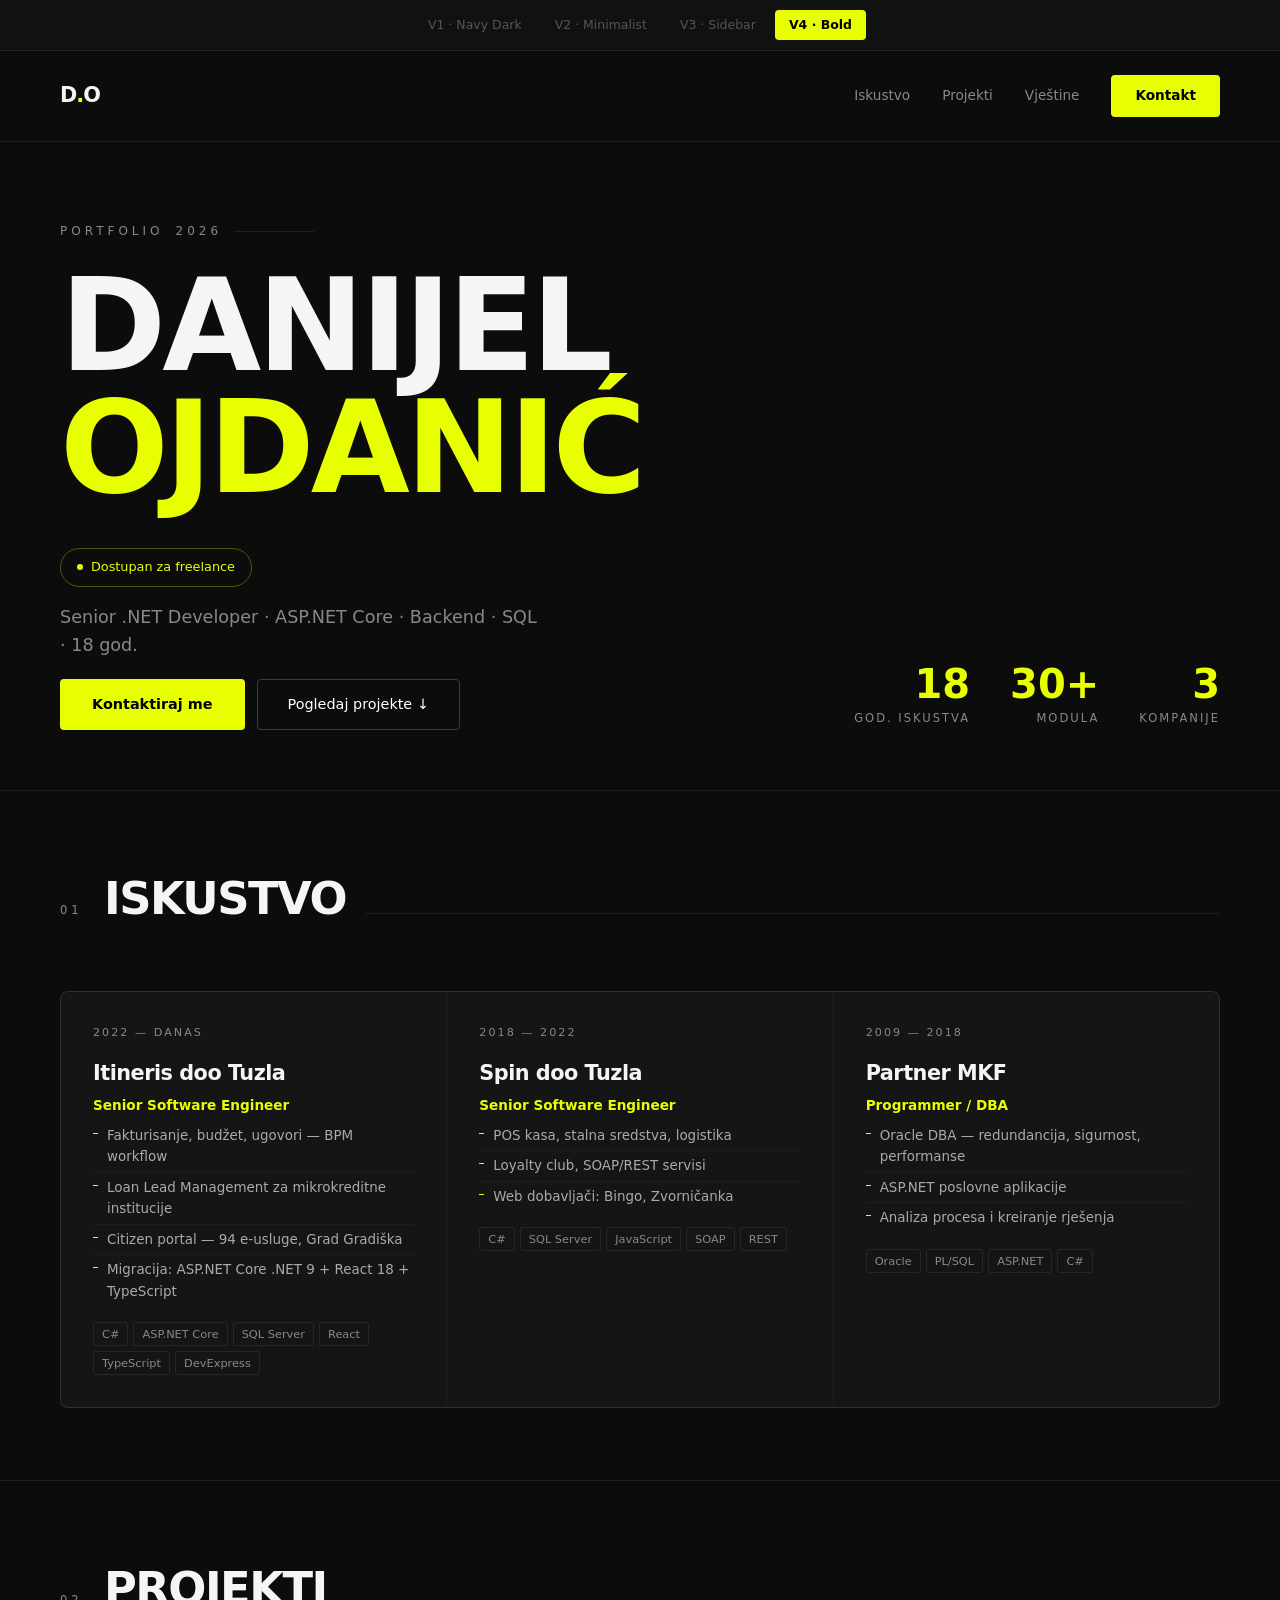
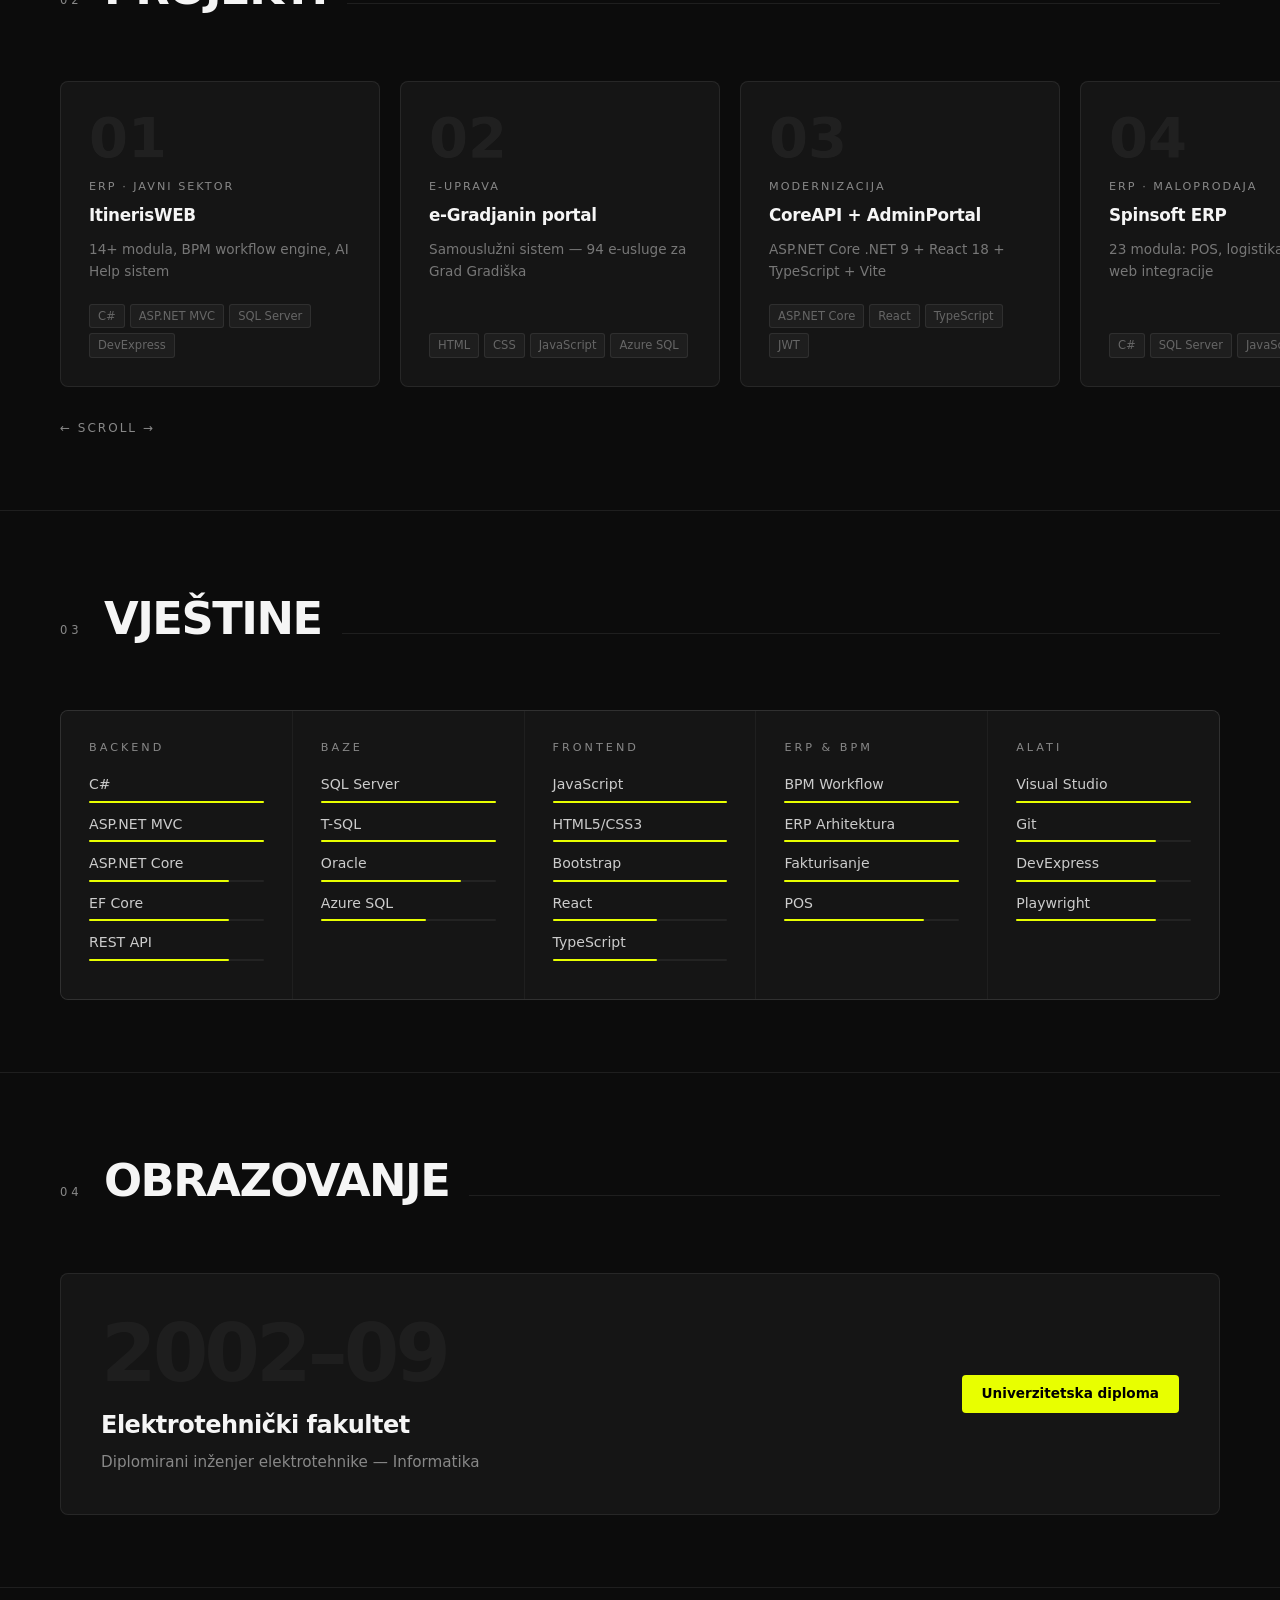
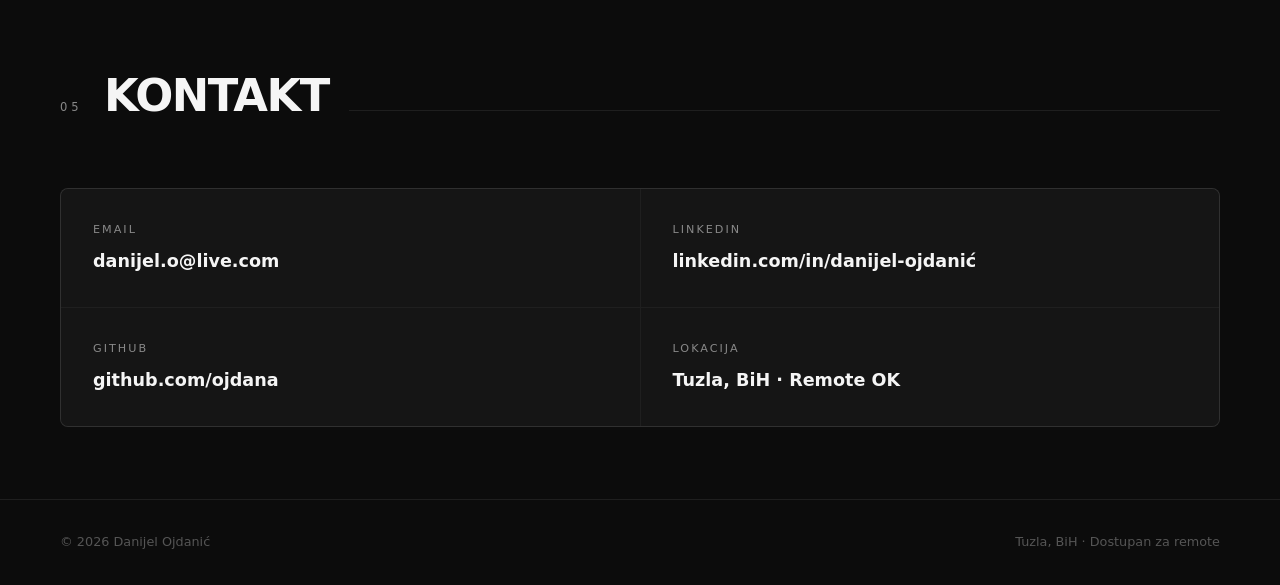
<file: index-v4.html>
<!DOCTYPE html>
<html lang="bs">
<head>
<meta charset="UTF-8">
<meta name="viewport" content="width=device-width, initial-scale=1.0">
<title>Danijel Ojdanić — Bold</title>
<style>
*,*::before,*::after{box-sizing:border-box;margin:0;padding:0}
:root{
  --bg:#0c0c0c;--text:#f5f5f5;--muted:#888;--acc:#e8ff00;--acc2:#ff6b35;
  --border:rgba(255,255,255,0.08);--card:#151515;
  --font:'Segoe UI',system-ui,sans-serif;
}
html{scroll-behavior:smooth}
body{font-family:var(--font);background:var(--bg);color:var(--text);font-size:16px;line-height:1.6;overflow-x:hidden}
a{color:inherit;text-decoration:none}

/* VERSION BAR */
.version-bar{background:#111;border-bottom:1px solid var(--border);padding:10px 0;text-align:center;position:sticky;top:0;z-index:200}
.version-bar a{color:#555;font-size:0.78rem;padding:5px 14px;border-radius:4px;transition:.2s;display:inline-block}
.version-bar a:hover{color:#fff}
.version-bar a.active{background:var(--acc);color:#000;font-weight:800}

/* NAV */
nav{display:flex;justify-content:space-between;align-items:center;padding:24px 60px;border-bottom:1px solid var(--border)}
.nav-logo{font-size:1.3rem;font-weight:900;letter-spacing:-1px}
.nav-logo span{color:var(--acc)}
.nav-right{display:flex;gap:32px;align-items:center}
.nav-right a{font-size:0.85rem;color:var(--muted);transition:.2s}
.nav-right a:hover{color:#fff}
.nav-cta{background:var(--acc)!important;color:#000!important;padding:10px 24px;border-radius:4px;font-weight:800;font-size:0.85rem!important}

/* HERO */
.hero{padding:80px 60px 60px;border-bottom:1px solid var(--border);position:relative;overflow:hidden}
.hero-num{font-size:0.75rem;letter-spacing:4px;text-transform:uppercase;color:var(--muted);margin-bottom:24px;display:flex;align-items:center;gap:12px}
.hero-num::after{content:'';flex:0 0 80px;height:1px;background:var(--border)}
.hero-name{font-size:clamp(4rem,10vw,9rem);font-weight:900;line-height:.95;letter-spacing:-4px;text-transform:uppercase;margin-bottom:0}
.hero-name-acc{color:var(--acc)}
.hero-bottom{display:flex;align-items:flex-end;justify-content:space-between;margin-top:40px;flex-wrap:wrap;gap:24px}
.hero-desc{max-width:480px}
.hero-role{font-size:1.1rem;color:var(--muted);margin-bottom:20px}
.hero-btns{display:flex;gap:12px;flex-wrap:wrap}
.btn-solid{background:var(--acc);color:#000;padding:14px 32px;font-weight:800;font-size:0.9rem;border-radius:4px;transition:.15s;display:inline-block}
.btn-solid:hover{background:#d4eb00}
.btn-ghost{border:1.5px solid rgba(255,255,255,0.2);color:#fff;padding:13px 30px;font-size:0.9rem;border-radius:4px;transition:.15s;display:inline-block}
.btn-ghost:hover{border-color:#fff}
.hero-stats{display:flex;gap:40px}
.hs{text-align:right}
.hs-n{font-size:2.5rem;font-weight:900;color:var(--acc);line-height:1;display:block}
.hs-l{font-size:0.72rem;text-transform:uppercase;letter-spacing:2px;color:var(--muted)}
.avail-badge{display:inline-flex;align-items:center;gap:8px;border:1px solid rgba(232,255,0,0.3);padding:8px 16px;border-radius:100px;font-size:0.8rem;color:var(--acc);margin-bottom:16px}
.avail-dot{width:6px;height:6px;border-radius:50%;background:var(--acc);animation:glow 2s infinite}
@keyframes glow{0%,100%{box-shadow:0 0 6px var(--acc)}50%{box-shadow:none}}

/* SECTION WRAPPER */
.sec{padding:72px 60px;border-bottom:1px solid var(--border)}
.sec-header{display:flex;align-items:baseline;gap:20px;margin-bottom:56px}
.sec-num{font-size:0.72rem;letter-spacing:4px;text-transform:uppercase;color:var(--muted);min-width:24px}
.sec-title{font-size:clamp(1.8rem,4vw,2.8rem);font-weight:900;letter-spacing:-1.5px;text-transform:uppercase}
.sec-line{flex:1;height:1px;background:var(--border);margin-bottom:5px}

/* EXPERIENCE — horizontal cards */
.exp-row{display:grid;grid-template-columns:repeat(auto-fill,minmax(300px,1fr));gap:1px;background:var(--border);border:1px solid var(--border);border-radius:8px;overflow:hidden}
.exp-col{background:var(--card);padding:32px;transition:.2s}
.exp-col:hover{background:#1a1a1a}
.exp-tag{font-size:0.7rem;text-transform:uppercase;letter-spacing:2px;color:var(--muted);margin-bottom:16px}
.exp-co{font-size:1.3rem;font-weight:900;margin-bottom:4px;letter-spacing:-0.5px}
.exp-role{color:var(--acc);font-size:0.85rem;font-weight:700;margin-bottom:4px}
.exp-per{font-size:0.78rem;color:var(--muted);margin-bottom:20px}
.exp-ul{list-style:none}
.exp-ul li{font-size:0.84rem;color:#aaa;padding:4px 0 4px 14px;position:relative;border-bottom:1px solid rgba(255,255,255,0.04)}
.exp-ul li:last-child{border:none}
.exp-ul li::before{content:'';position:absolute;left:0;top:12px;width:5px;height:1px;background:var(--acc)}
.exp-tech{display:flex;flex-wrap:wrap;gap:5px;margin-top:16px}
.etag{font-size:0.71rem;border:1px solid var(--border);color:var(--muted);padding:2px 8px;border-radius:3px}

/* PROJECTS — horizontal scroll */
.proj-scroll-wrap{overflow-x:auto;margin:0 -60px;padding:0 60px 24px;-ms-overflow-style:none;scrollbar-width:none}
.proj-scroll-wrap::-webkit-scrollbar{display:none}
.proj-scroll{display:flex;gap:20px;width:max-content}
.proj-card{width:320px;background:var(--card);border:1px solid var(--border);border-radius:8px;padding:28px;display:flex;flex-direction:column;transition:.2s;flex-shrink:0}
.proj-card:hover{border-color:rgba(232,255,0,0.4);transform:translateY(-4px)}
.proj-num{font-size:3.5rem;font-weight:900;color:rgba(255,255,255,0.05);line-height:1;margin-bottom:12px;font-variant-numeric:tabular-nums}
.proj-cat{font-size:0.7rem;text-transform:uppercase;letter-spacing:2px;color:var(--muted);margin-bottom:6px}
.proj-name{font-size:1.05rem;font-weight:800;margin-bottom:10px;letter-spacing:-0.3px}
.proj-desc{font-size:0.85rem;color:#777;flex:1;margin-bottom:16px}
.fl-badge{display:inline-block;background:rgba(232,255,0,0.12);color:var(--acc);border:1px solid rgba(232,255,0,0.3);font-size:0.68rem;padding:2px 8px;border-radius:3px;font-weight:800;margin-left:8px}
.proj-tags{display:flex;flex-wrap:wrap;gap:5px}
.ptag{font-size:0.72rem;background:rgba(255,255,255,0.04);border:1px solid var(--border);color:#666;padding:2px 8px;border-radius:3px}
.scroll-hint{font-size:0.75rem;color:var(--muted);margin-top:8px;letter-spacing:2px;text-transform:uppercase}

/* SKILLS */
.skills-wrap{display:grid;grid-template-columns:repeat(auto-fill,minmax(220px,1fr));gap:1px;background:var(--border);border:1px solid var(--border);border-radius:8px;overflow:hidden}
.skill-col{background:var(--card);padding:28px}
.skill-cat{font-size:0.7rem;text-transform:uppercase;letter-spacing:3px;color:var(--muted);margin-bottom:16px}
.skill-item{margin-bottom:10px}
.skill-name{font-size:0.88rem;color:#ccc;display:flex;justify-content:space-between;margin-bottom:5px}
.skill-bar-wrap{height:2px;background:rgba(255,255,255,0.06);border-radius:1px}
.skill-bar-fill{height:2px;background:var(--acc);border-radius:1px}

/* EDUCATION */
.edu-big{border:1px solid var(--border);border-radius:8px;padding:40px;display:flex;align-items:center;justify-content:space-between;gap:32px;flex-wrap:wrap;background:var(--card)}
.edu-left{}
.edu-period-big{font-size:5rem;font-weight:900;color:rgba(255,255,255,0.04);line-height:1;letter-spacing:-4px;margin-bottom:12px}
.edu-school-big{font-size:1.5rem;font-weight:900;letter-spacing:-0.5px;margin-bottom:6px}
.edu-deg-big{color:var(--muted);font-size:0.95rem}
.edu-badge{background:var(--acc);color:#000;padding:8px 20px;border-radius:4px;font-weight:800;font-size:0.85rem;white-space:nowrap}

/* CONTACT */
.contact-grid{display:grid;grid-template-columns:1fr 1fr;gap:1px;background:var(--border);border:1px solid var(--border);border-radius:8px;overflow:hidden}
.contact-cell{background:var(--card);padding:32px;transition:.2s}
.contact-cell:hover{background:#1a1a1a}
.c-label{font-size:0.7rem;text-transform:uppercase;letter-spacing:2px;color:var(--muted);margin-bottom:8px}
.c-value{font-size:1.1rem;font-weight:700;color:var(--text)}
.c-value a:hover{color:var(--acc)}

/* FOOTER */
footer{padding:32px 60px;display:flex;justify-content:space-between;align-items:center;flex-wrap:wrap;gap:12px}
footer p{font-size:0.8rem;color:#555}

@media(max-width:768px){
  nav,.hero,.sec,footer{padding-left:24px;padding-right:24px}
  .hero-name{letter-spacing:-2px}
  .contact-grid{grid-template-columns:1fr}
  .proj-scroll-wrap{margin:0 -24px;padding:0 24px 16px}
}
</style>
</head>
<body>

<div class="version-bar">
  <a href="index.html">V1 · Navy Dark</a>
  <a href="index-v2.html">V2 · Minimalist</a>
  <a href="index-v3.html">V3 · Sidebar</a>
  <a href="index-v4.html" class="active">V4 · Bold</a>
</div>

<nav>
  <span class="nav-logo">D<span>.</span>O</span>
  <div class="nav-right">
    <a href="#experience">Iskustvo</a>
    <a href="#projects">Projekti</a>
    <a href="#skills">Vještine</a>
    <a href="#contact" class="nav-cta">Kontakt</a>
  </div>
</nav>

<!-- HERO -->
<section class="hero">
  <div class="hero-num">Portfolio <span id="h-year"></span></div>
  <h1 class="hero-name">
    <span>Danijel</span><br>
    <span class="hero-name-acc">Ojdanić</span>
  </h1>
  <div class="hero-bottom">
    <div class="hero-desc">
      <div class="avail-badge"><span class="avail-dot"></span> Dostupan za freelance</div>
      <p class="hero-role">Senior .NET Developer · ASP.NET Core · Backend · SQL · 18 god.</p>
      <div class="hero-btns">
        <a href="#contact" class="btn-solid">Kontaktiraj me</a>
        <a href="#projects" class="btn-ghost">Pogledaj projekte ↓</a>
      </div>
    </div>
    <div class="hero-stats">
      <div class="hs"><span class="hs-n">18</span><span class="hs-l">God. iskustva</span></div>
      <div class="hs"><span class="hs-n">30+</span><span class="hs-l">Modula</span></div>
      <div class="hs"><span class="hs-n">3</span><span class="hs-l">Kompanije</span></div>
    </div>
  </div>
</section>

<!-- ISKUSTVO -->
<section class="sec" id="experience">
  <div class="sec-header">
    <span class="sec-num">01</span>
    <span class="sec-title">Iskustvo</span>
    <span class="sec-line"></span>
  </div>
  <div class="exp-row" id="exp-row"></div>
</section>

<!-- PROJEKTI -->
<section class="sec" id="projects">
  <div class="sec-header">
    <span class="sec-num">02</span>
    <span class="sec-title">Projekti</span>
    <span class="sec-line"></span>
  </div>
  <div class="proj-scroll-wrap">
    <div class="proj-scroll" id="proj-scroll"></div>
  </div>
  <p class="scroll-hint">← scroll →</p>
</section>

<!-- VJEŠTINE -->
<section class="sec" id="skills">
  <div class="sec-header">
    <span class="sec-num">03</span>
    <span class="sec-title">Vještine</span>
    <span class="sec-line"></span>
  </div>
  <div class="skills-wrap" id="skills-wrap"></div>
</section>

<!-- OBRAZOVANJE -->
<section class="sec" id="education">
  <div class="sec-header">
    <span class="sec-num">04</span>
    <span class="sec-title">Obrazovanje</span>
    <span class="sec-line"></span>
  </div>
  <div class="edu-big">
    <div class="edu-left">
      <div class="edu-period-big">2002–09</div>
      <div class="edu-school-big">Elektrotehnički fakultet</div>
      <div class="edu-deg-big">Diplomirani inženjer elektrotehnike — Informatika</div>
    </div>
    <div class="edu-badge">Univerzitetska diploma</div>
  </div>
</section>

<!-- KONTAKT -->
<section class="sec" id="contact">
  <div class="sec-header">
    <span class="sec-num">05</span>
    <span class="sec-title">Kontakt</span>
    <span class="sec-line"></span>
  </div>
  <div class="contact-grid" id="contact-grid"></div>
</section>

<footer>
  <p id="footer-copy"></p>
  <p>Tuzla, BiH · Dostupan za remote</p>
</footer>

<script>
const EXP=[{co:"Itineris doo Tuzla",role:"Senior Software Engineer",period:"2022 — danas",hi:["Fakturisanje, budžet, ugovori — BPM workflow","Loan Lead Management za mikrokreditne institucije","Citizen portal — 94 e-usluge, Grad Gradiška","Migracija: ASP.NET Core .NET 9 + React 18 + TypeScript"],tech:["C#","ASP.NET Core","SQL Server","React","TypeScript","DevExpress"]},{co:"Spin doo Tuzla",role:"Senior Software Engineer",period:"2018 — 2022",hi:["POS kasa, stalna sredstva, logistika","Loyalty club, SOAP/REST servisi","Web dobavljači: Bingo, Zvorničanka"],tech:["C#","SQL Server","JavaScript","SOAP","REST"]},{co:"Partner MKF",role:"Programmer / DBA",period:"2009 — 2018",hi:["Oracle DBA — redundancija, sigurnost, performanse","ASP.NET poslovne aplikacije","Analiza procesa i kreiranje rješenja"],tech:["Oracle","PL/SQL","ASP.NET","C#"]}];
const PROJ=[{name:"ItinerisWEB",cat:"ERP · Javni sektor",fl:false,desc:"14+ modula, BPM workflow engine, AI Help sistem",tech:["C#","ASP.NET MVC","SQL Server","DevExpress"]},{name:"e-Gradjanin portal",cat:"E-uprava",fl:false,desc:"Samouslužni sistem — 94 e-usluge za Grad Gradiška",tech:["HTML","CSS","JavaScript","Azure SQL"]},{name:"CoreAPI + AdminPortal",cat:"Modernizacija",fl:false,desc:"ASP.NET Core .NET 9 + React 18 + TypeScript + Vite",tech:["ASP.NET Core","React","TypeScript","JWT"]},{name:"Spinsoft ERP",cat:"ERP · Maloprodaja",fl:false,desc:"23 modula: POS, logistika, loyalty, web integracije",tech:["C#","SQL Server","JavaScript"]},{name:"BalegemCMS",cat:"Desktop ERP",fl:true,desc:"Gradilište, Magacin, Proizvodnja, TIM, Izvještaji",tech:["C#","WinForms","DevExpress","SQL Server"]},{name:"PRO_NALOZI",cat:"Privatni",fl:true,desc:"Radni nalozi štamparije s BPM praćenjem statusa",tech:["C#","ASP.NET MVC","SQL Server"]}];
const SK=[{cat:"Backend",items:[["C#",5],["ASP.NET MVC",5],["ASP.NET Core",4],["EF Core",4],["REST API",4]]},{cat:"Baze",items:[["SQL Server",5],["T-SQL",5],["Oracle",4],["Azure SQL",3]]},{cat:"Frontend",items:[["JavaScript",5],["HTML5/CSS3",5],["Bootstrap",5],["React",3],["TypeScript",3]]},{cat:"ERP & BPM",items:[["BPM Workflow",5],["ERP Arhitektura",5],["Fakturisanje",5],["POS",4]]},{cat:"Alati",items:[["Visual Studio",5],["Git",4],["DevExpress",4],["Playwright",4]]}];

document.getElementById('h-year').textContent=new Date().getFullYear();
document.getElementById('footer-copy').textContent=`© ${new Date().getFullYear()} Danijel Ojdanić`;

document.getElementById('exp-row').innerHTML=EXP.map(e=>`<div class="exp-col"><div class="exp-tag">${e.period}</div><div class="exp-co">${e.co}</div><div class="exp-role">${e.role}</div><ul class="exp-ul">${e.hi.map(h=>`<li>${h}</li>`).join('')}</ul><div class="exp-tech">${e.tech.map(t=>`<span class="etag">${t}</span>`).join('')}</div></div>`).join('');

document.getElementById('proj-scroll').innerHTML=PROJ.map((p,i)=>`<div class="proj-card"><div class="proj-num">${String(i+1).padStart(2,'0')}</div><div class="proj-cat">${p.cat}${p.fl?'<span class="fl-badge">Freelance</span>':''}</div><div class="proj-name">${p.name}</div><p class="proj-desc">${p.desc}</p><div class="proj-tags">${p.tech.map(t=>`<span class="ptag">${t}</span>`).join('')}</div></div>`).join('');

document.getElementById('skills-wrap').innerHTML=SK.map(s=>`<div class="skill-col"><div class="skill-cat">${s.cat}</div>${s.items.map(([n,l])=>`<div class="skill-item"><div class="skill-name"><span>${n}</span></div><div class="skill-bar-wrap"><div class="skill-bar-fill" style="width:${l*20}%"></div></div></div>`).join('')}</div>`).join('');

document.getElementById('contact-grid').innerHTML=`<div class="contact-cell"><div class="c-label">Email</div><div class="c-value"><a href="mailto:danijel.o@live.com">danijel.o@live.com</a></div></div><div class="contact-cell"><div class="c-label">LinkedIn</div><div class="c-value"><a href="https://www.linkedin.com/in/danijel-ojdani%C4%87-77306786/" target="_blank">linkedin.com/in/danijel-ojdanić</a></div></div><div class="contact-cell"><div class="c-label">GitHub</div><div class="c-value"><a href="https://github.com/ojdana" target="_blank">github.com/ojdana</a></div></div><div class="contact-cell"><div class="c-label">Lokacija</div><div class="c-value">Tuzla, BiH · Remote OK</div></div>`;
</script>
</body>
</html>
</file>
<file: css/style.css>
/* ===== RESET & BASE ===== */
*, *::before, *::after { box-sizing: border-box; margin: 0; padding: 0; }

/* ===== TEMA 1: Navy Dark (default) ===== */
:root {
    --navy:       #1a1a2e;
    --navy-mid:   #16213e;
    --navy-light: #0f3460;
    --accent:     #4fc3f7;
    --accent2:    #38ef7d;
    --text:       #e2e8f0;
    --text-muted: #94a3b8;
    --card-bg:    #1e2a3a;
    --card-border:#2d3f55;
    --white:      #ffffff;
    --green:      #28a745;
    --font:       'Segoe UI', system-ui, -apple-system, sans-serif;
    --radius:     12px;
    --shadow:     0 4px 24px rgba(0,0,0,0.3);
    --hero-grad:  linear-gradient(135deg, #1a1a2e 0%, #16213e 50%, #0f3460 100%);
    --section-dark-bg: #16213e;
    --nav-bg:     rgba(26,26,46,0.95);
}

/* ===== TEMA 2: Clean Light ===== */
body.theme-light {
    --navy:       #f8fafc;
    --navy-mid:   #f1f5f9;
    --navy-light: #e2e8f0;
    --accent:     #2563eb;
    --accent2:    #059669;
    --text:       #1e293b;
    --text-muted: #64748b;
    --card-bg:    #ffffff;
    --card-border:#e2e8f0;
    --white:      #1e293b;
    --green:      #059669;
    --shadow:     0 4px 24px rgba(0,0,0,0.08);
    --hero-grad:  linear-gradient(135deg, #1e3a5f 0%, #1e40af 50%, #1d4ed8 100%);
    --section-dark-bg: #f1f5f9;
    --nav-bg:     rgba(255,255,255,0.95);
    background: #f8fafc;
    color: #1e293b;
}
body.theme-light .navbar { border-bottom-color: #e2e8f0; }
body.theme-light .nav-links a { color: #475569; }
body.theme-light .nav-links a:hover { background: #f1f5f9; color: #1e293b; }
body.theme-light .hero { background: var(--hero-grad); }
body.theme-light .hero-name,
body.theme-light .hero-title,
body.theme-light .hero-sub,
body.theme-light .hero-greeting { color: #fff; }
body.theme-light .hero-sub { color: rgba(255,255,255,0.8); }
body.theme-light .section-dark { background: #f1f5f9; }
body.theme-light .badge-ring { background: linear-gradient(135deg, #1e40af, #38bdf8); }
body.theme-light .tag { background: rgba(37,99,235,0.08); border-color: rgba(37,99,235,0.25); color: #2563eb; }
body.theme-light .timeline-period { background: #dbeafe; color: #1d4ed8; }

/* ===== TEMA 3: Slate/Charcoal + Amber ===== */
body.theme-slate {
    --navy:       #0f172a;
    --navy-mid:   #1e293b;
    --navy-light: #334155;
    --accent:     #f59e0b;
    --accent2:    #fb923c;
    --text:       #f1f5f9;
    --text-muted: #94a3b8;
    --card-bg:    #1e293b;
    --card-border:#334155;
    --white:      #ffffff;
    --green:      #f59e0b;
    --shadow:     0 4px 24px rgba(0,0,0,0.4);
    --hero-grad:  linear-gradient(135deg, #0f172a 0%, #1e293b 50%, #334155 100%);
    --section-dark-bg: #1e293b;
    --nav-bg:     rgba(15,23,42,0.95);
    background: #0f172a;
    color: #f1f5f9;
}
body.theme-slate .badge-ring { background: linear-gradient(135deg, #334155, #f59e0b); box-shadow: 0 0 60px rgba(245,158,11,0.3); }
body.theme-slate .badge-available { background: #f59e0b; color: #0f172a; }
body.theme-slate .section-title::after { background: linear-gradient(90deg, #fb923c, #f59e0b); }
body.theme-slate .timeline-item::before { background: #f59e0b; box-shadow: 0 0 12px rgba(245,158,11,0.5); }
body.theme-slate .skill-fill { background: linear-gradient(90deg, #f59e0b, #fb923c); }
body.theme-slate .tag { background: rgba(245,158,11,0.1); border-color: rgba(245,158,11,0.3); color: #f59e0b; }
body.theme-slate .timeline-period { background: rgba(245,158,11,0.15); color: #f59e0b; }

/* ===== TEMA 4: Terminal Green ===== */
body.theme-terminal {
    --navy:       #0a0e0a;
    --navy-mid:   #0d1a0d;
    --navy-light: #122012;
    --accent:     #00ff41;
    --accent2:    #39ff14;
    --text:       #d0f0d0;
    --text-muted: #6b9c6b;
    --card-bg:    #0d1a0d;
    --card-border:#1a3a1a;
    --white:      #e0ffe0;
    --green:      #00ff41;
    --shadow:     0 4px 24px rgba(0,255,65,0.1);
    --hero-grad:  linear-gradient(135deg, #050a05 0%, #0a1a0a 50%, #0f2a0f 100%);
    --section-dark-bg: #0d1a0d;
    --nav-bg:     rgba(5,10,5,0.97);
    background: #0a0e0a;
    color: #d0f0d0;
    font-family: 'Courier New', 'Consolas', monospace;
}
body.theme-terminal .badge-ring { background: linear-gradient(135deg, #122012, #00ff41); box-shadow: 0 0 60px rgba(0,255,65,0.4); }
body.theme-terminal .badge-available { background: #00ff41; color: #050a05; }
body.theme-terminal .btn-primary { background: #00ff41; color: #050a05; }
body.theme-terminal .btn-primary:hover { background: #39ff14; }
body.theme-terminal .section-title::after { background: linear-gradient(90deg, #00ff41, #39ff14); }
body.theme-terminal .timeline-item::before { background: #00ff41; box-shadow: 0 0 12px rgba(0,255,65,0.6); }
body.theme-terminal .skill-fill { background: linear-gradient(90deg, #00ff41, #39ff14); }
body.theme-terminal .tag { background: rgba(0,255,65,0.08); border-color: rgba(0,255,65,0.3); color: #00ff41; }
body.theme-terminal .timeline-period { background: rgba(0,255,65,0.1); color: #00ff41; }
body.theme-terminal .hero-greeting { color: #39ff14; }
body.theme-terminal .nav-logo .dot { color: #00ff41; }

/* ===== THEME SWITCHER UI ===== */
.theme-switcher {
    position: fixed; bottom: 24px; right: 24px;
    display: flex; flex-direction: column; gap: 8px;
    z-index: 9999;
}
.theme-btn {
    width: 42px; height: 42px; border-radius: 50%;
    border: 3px solid rgba(255,255,255,0.2);
    cursor: pointer; transition: all 0.2s;
    box-shadow: 0 2px 12px rgba(0,0,0,0.4);
    title: '';
}
.theme-btn:hover { transform: scale(1.15); border-color: rgba(255,255,255,0.6); }
.theme-btn.active { border-color: #fff; transform: scale(1.1); }
.theme-btn[data-theme="navy"]     { background: linear-gradient(135deg, #1a1a2e, #38ef7d); }
.theme-btn[data-theme="light"]    { background: linear-gradient(135deg, #2563eb, #059669); }
.theme-btn[data-theme="slate"]    { background: linear-gradient(135deg, #1e293b, #f59e0b); }
.theme-btn[data-theme="terminal"] { background: linear-gradient(135deg, #0a0e0a, #00ff41); }

html { scroll-behavior: smooth; }

body {
    font-family: var(--font);
    background: var(--navy);
    color: var(--text);
    line-height: 1.7;
    font-size: 16px;
}

a { color: var(--accent); text-decoration: none; }
a:hover { color: var(--accent2); }

/* ===== NAVBAR ===== */
.navbar {
    position: fixed; top: 0; left: 0; right: 0;
    background: rgba(26, 26, 46, 0.95);
    backdrop-filter: blur(10px);
    border-bottom: 1px solid var(--card-border);
    z-index: 1000;
    padding: 0 24px;
}
.nav-inner {
    max-width: 1100px; margin: 0 auto;
    display: flex; align-items: center; justify-content: space-between;
    height: 64px;
}
.nav-logo {
    font-size: 1.5rem; font-weight: 800;
    color: var(--white); letter-spacing: -1px;
}
.nav-logo .dot { color: var(--accent2); }
.nav-links { list-style: none; display: flex; gap: 8px; }
.nav-links a {
    color: var(--text-muted); padding: 6px 14px;
    border-radius: 6px; font-size: 0.9rem; font-weight: 500;
    transition: all 0.2s;
}
.nav-links a:hover { color: var(--white); background: var(--card-bg); }
.btn-nav {
    background: var(--accent2) !important;
    color: var(--navy) !important;
    font-weight: 700 !important;
}
.btn-nav:hover { opacity: 0.9; }

/* ===== HERO ===== */
.hero {
    min-height: 100vh;
    background: linear-gradient(135deg, var(--navy) 0%, var(--navy-mid) 50%, var(--navy-light) 100%);
    display: flex; align-items: center;
    padding: 80px 24px 40px;
}
.hero-inner {
    max-width: 1100px; margin: 0 auto; width: 100%;
    display: flex; align-items: center; justify-content: space-between;
    gap: 48px; flex-wrap: wrap;
}
.hero-text { flex: 1; min-width: 300px; }
.hero-greeting {
    color: var(--accent2); font-size: 1rem;
    font-weight: 600; letter-spacing: 2px;
    text-transform: uppercase; margin-bottom: 8px;
}
.hero-name {
    font-size: clamp(2.5rem, 6vw, 4rem);
    font-weight: 800; color: var(--white);
    line-height: 1.1; margin-bottom: 12px;
}
.hero-title {
    font-size: clamp(1.2rem, 3vw, 1.8rem);
    font-weight: 400; color: var(--accent);
    margin-bottom: 16px;
}
.hero-sub {
    color: var(--text-muted); font-size: 1rem;
    margin-bottom: 36px; max-width: 520px;
}
.hero-actions { display: flex; gap: 16px; flex-wrap: wrap; }

.btn-primary {
    background: var(--green); color: var(--white);
    padding: 14px 32px; border-radius: 8px;
    font-weight: 700; font-size: 0.95rem;
    transition: all 0.2s; display: inline-block;
}
.btn-primary:hover { background: #22923a; color: var(--white); transform: translateY(-2px); }

.btn-outline {
    border: 2px solid var(--accent); color: var(--accent);
    padding: 12px 30px; border-radius: 8px;
    font-weight: 700; font-size: 0.95rem;
    transition: all 0.2s; display: inline-block;
}
.btn-outline:hover { background: var(--accent); color: var(--navy); transform: translateY(-2px); }

/* Hero badge */
.hero-badge { display: flex; flex-direction: column; align-items: center; gap: 16px; }
.badge-ring {
    width: 200px; height: 200px; border-radius: 50%;
    background: linear-gradient(135deg, var(--navy-light), var(--accent));
    display: flex; align-items: center; justify-content: center;
    box-shadow: 0 0 60px rgba(79,195,247,0.3);
}
.badge-initials {
    font-size: 4rem; font-weight: 900; color: var(--white);
    letter-spacing: -4px;
}
.badge-available {
    background: var(--green); color: var(--white);
    padding: 8px 20px; border-radius: 20px;
    font-size: 0.85rem; font-weight: 700;
    animation: pulse 2s infinite;
}
@keyframes pulse {
    0%, 100% { box-shadow: 0 0 0 0 rgba(40,167,69,0.4); }
    50% { box-shadow: 0 0 0 8px rgba(40,167,69,0); }
}

/* ===== SECTIONS ===== */
.section { padding: 80px 24px; }
.section-dark { background: var(--navy-mid); }
.container { max-width: 1100px; margin: 0 auto; }

.section-title {
    font-size: clamp(1.8rem, 4vw, 2.4rem);
    font-weight: 800; color: var(--white);
    margin-bottom: 48px; position: relative;
    padding-bottom: 16px;
}
.section-title::after {
    content: ''; position: absolute;
    bottom: 0; left: 0;
    width: 60px; height: 4px;
    background: linear-gradient(90deg, var(--accent2), var(--accent));
    border-radius: 2px;
}

/* ===== O MENI ===== */
.about-grid {
    display: grid;
    grid-template-columns: 1fr auto;
    gap: 48px; align-items: start;
}
.about-text p {
    color: var(--text-muted); font-size: 1.05rem;
    margin-bottom: 16px; max-width: 600px;
}
.freelance-note {
    background: rgba(79,195,247,0.08);
    border-left: 4px solid var(--accent2);
    padding: 12px 16px; border-radius: 0 8px 8px 0;
    color: var(--text) !important;
    font-size: 0.95rem !important;
}
.about-stats {
    display: grid; grid-template-columns: 1fr 1fr; gap: 20px;
    min-width: 280px;
}
.stat {
    background: var(--card-bg); border: 1px solid var(--card-border);
    border-radius: var(--radius); padding: 20px;
    text-align: center;
}
.stat-num {
    display: block; font-size: 2rem; font-weight: 900;
    color: var(--accent2); line-height: 1;
}
.stat-label {
    display: block; font-size: 0.8rem;
    color: var(--text-muted); margin-top: 4px;
}

/* ===== TIMELINE (ISKUSTVO) ===== */
.timeline { position: relative; padding-left: 32px; }
.timeline::before {
    content: ''; position: absolute;
    left: 0; top: 12px; bottom: 12px;
    width: 2px; background: var(--card-border);
}
.timeline-item {
    position: relative; margin-bottom: 48px;
    background: var(--card-bg); border: 1px solid var(--card-border);
    border-radius: var(--radius); padding: 28px 32px;
    box-shadow: var(--shadow);
}
.timeline-item::before {
    content: ''; position: absolute;
    left: -41px; top: 32px;
    width: 18px; height: 18px;
    border-radius: 50%; background: var(--accent2);
    border: 3px solid var(--navy-mid);
    box-shadow: 0 0 12px rgba(56,239,125,0.5);
}
.timeline-item.past::before { background: var(--accent); box-shadow: 0 0 12px rgba(79,195,247,0.3); }

.timeline-header { display: flex; justify-content: space-between; align-items: flex-start; flex-wrap: wrap; gap: 8px; margin-bottom: 12px; }
.timeline-company { font-size: 1.3rem; font-weight: 800; color: var(--white); }
.timeline-period {
    background: var(--navy-light); color: var(--accent);
    padding: 4px 12px; border-radius: 20px;
    font-size: 0.8rem; font-weight: 600; white-space: nowrap;
}
.timeline-role { color: var(--accent2); font-weight: 600; margin-bottom: 8px; }
.timeline-desc { color: var(--text-muted); font-size: 0.95rem; margin-bottom: 16px; }
.timeline-highlights { list-style: none; margin-bottom: 20px; }
.timeline-highlights li {
    color: var(--text); font-size: 0.9rem;
    padding: 4px 0 4px 20px; position: relative;
}
.timeline-highlights li::before {
    content: '▸'; position: absolute; left: 0;
    color: var(--accent2);
}
.timeline-tags { display: flex; flex-wrap: wrap; gap: 6px; }
.tag {
    background: rgba(79,195,247,0.1);
    border: 1px solid rgba(79,195,247,0.3);
    color: var(--accent); padding: 3px 10px;
    border-radius: 4px; font-size: 0.78rem; font-weight: 600;
}

/* ===== PROJEKTI ===== */
.projects-grid {
    display: grid;
    grid-template-columns: repeat(auto-fill, minmax(320px, 1fr));
    gap: 24px;
}
.project-card {
    background: var(--card-bg); border: 1px solid var(--card-border);
    border-radius: var(--radius); padding: 28px;
    box-shadow: var(--shadow); transition: transform 0.2s, border-color 0.2s;
    display: flex; flex-direction: column;
}
.project-card:hover { transform: translateY(-4px); border-color: var(--accent); }
.project-cat {
    font-size: 0.78rem; font-weight: 700;
    color: var(--accent2); text-transform: uppercase;
    letter-spacing: 1px; margin-bottom: 8px;
}
.project-type-badge {
    display: inline-block; font-size: 0.72rem;
    padding: 2px 8px; border-radius: 10px;
    font-weight: 700; margin-left: 8px;
}
.project-type-freelance {
    background: rgba(40,167,69,0.2); color: var(--accent2);
    border: 1px solid rgba(40,167,69,0.4);
}
.project-title {
    font-size: 1.1rem; font-weight: 800;
    color: var(--white); margin-bottom: 12px;
}
.project-desc {
    color: var(--text-muted); font-size: 0.9rem;
    margin-bottom: 16px; flex: 1;
}
.project-highlights { list-style: none; margin-bottom: 20px; }
.project-highlights li {
    font-size: 0.85rem; color: var(--text);
    padding: 3px 0 3px 16px; position: relative;
}
.project-highlights li::before {
    content: '•'; position: absolute; left: 0;
    color: var(--accent);
}

/* ===== OBRAZOVANJE ===== */
.edu-card {
    background: var(--card-bg); border: 1px solid var(--card-border);
    border-radius: var(--radius); padding: 24px 28px;
    display: flex; align-items: center; gap: 20px;
    max-width: 700px;
}
.edu-icon { font-size: 2.5rem; flex-shrink: 0; }
.edu-body { flex: 1; }
.edu-institution { font-size: 1.1rem; font-weight: 800; color: var(--white); }
.edu-degree { color: var(--accent2); font-weight: 600; margin: 4px 0; }
.edu-field { color: var(--text-muted); font-size: 0.9rem; }

/* ===== VJEŠTINE ===== */
.skills-grid {
    display: grid;
    grid-template-columns: repeat(auto-fill, minmax(280px, 1fr));
    gap: 24px;
}
.skill-category {
    background: var(--card-bg); border: 1px solid var(--card-border);
    border-radius: var(--radius); padding: 24px;
}
.skill-cat-header {
    display: flex; align-items: center; gap: 10px;
    margin-bottom: 20px;
}
.skill-icon { font-size: 1.4rem; }
.skill-cat-name { font-size: 1rem; font-weight: 700; color: var(--white); }
.skill-item { margin-bottom: 14px; }
.skill-name-row {
    display: flex; justify-content: space-between;
    margin-bottom: 6px;
}
.skill-name { font-size: 0.9rem; color: var(--text); }
.skill-bar {
    height: 6px; background: var(--navy-light);
    border-radius: 3px; overflow: hidden;
}
.skill-fill {
    height: 100%;
    background: linear-gradient(90deg, var(--accent), var(--accent2));
    border-radius: 3px; transition: width 0.8s ease;
}

/* ===== KONTAKT ===== */
.contact-box {
    max-width: 600px; margin: 0 auto;
    text-align: center;
}
.contact-intro {
    color: var(--text-muted); font-size: 1.1rem;
    margin-bottom: 32px;
}
.contact-links {
    display: flex; flex-wrap: wrap;
    gap: 16px; justify-content: center;
}
.contact-link {
    display: flex; align-items: center; gap: 10px;
    background: var(--card-bg); border: 1px solid var(--card-border);
    padding: 14px 24px; border-radius: 10px;
    color: var(--text); font-weight: 600;
    transition: all 0.2s;
}
.contact-link:hover {
    border-color: var(--accent); color: var(--accent);
    transform: translateY(-2px);
}
.contact-link-icon { font-size: 1.2rem; }

/* ===== FOOTER ===== */
.footer {
    background: var(--navy); text-align: center;
    padding: 24px; color: var(--text-muted);
    font-size: 0.85rem;
    border-top: 1px solid var(--card-border);
}

/* ===== RESPONSIVE ===== */
@media (max-width: 768px) {
    .about-grid { grid-template-columns: 1fr; }
    .about-stats { grid-template-columns: 1fr 1fr; }
    .hero-badge .badge-ring { width: 140px; height: 140px; }
    .badge-initials { font-size: 2.8rem; }
    .nav-links { display: none; }
    .timeline { padding-left: 20px; }
    .timeline-item::before { left: -29px; }
}
</file>
